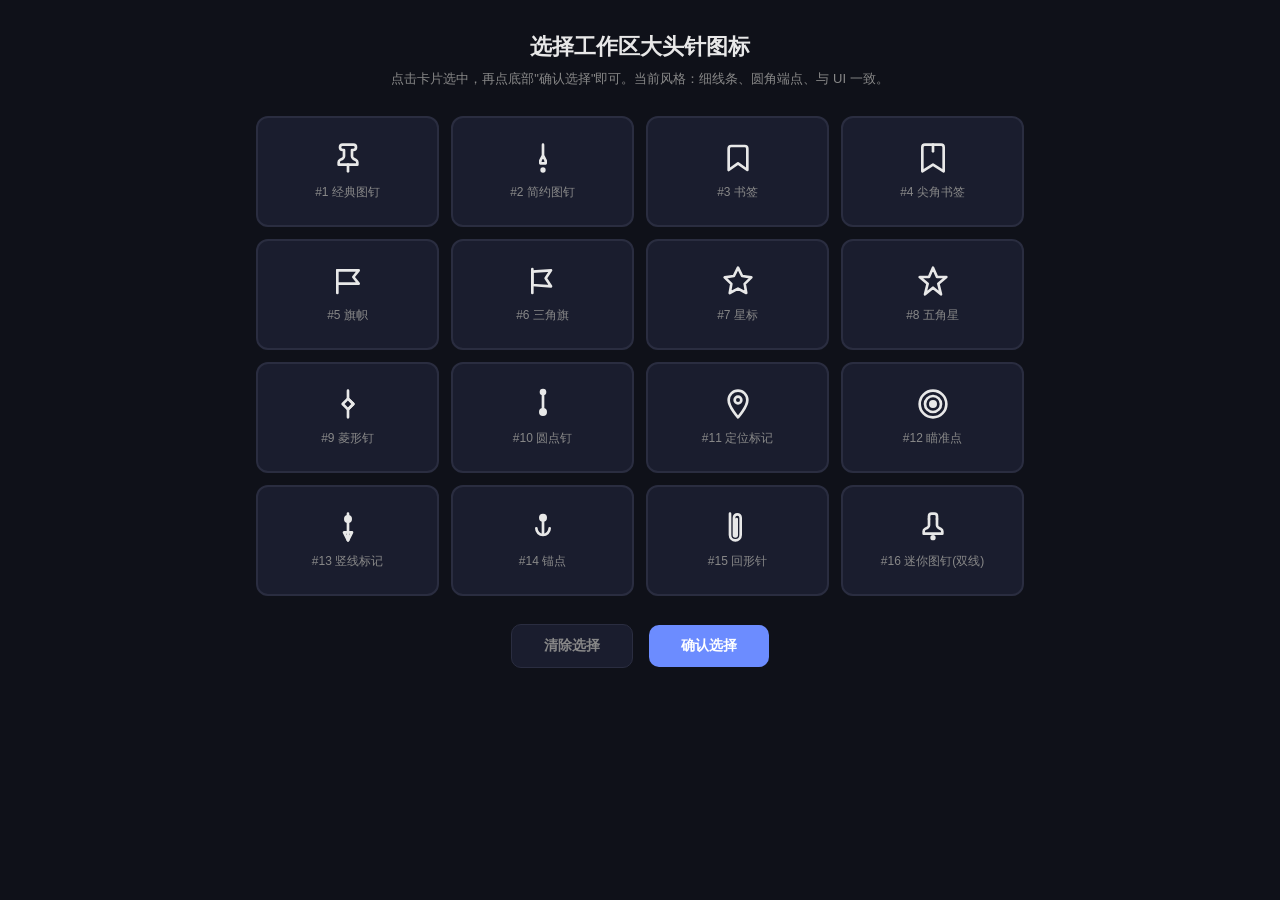
<file: pin-picker.html>
<!DOCTYPE html>
<html lang="zh-CN">
<head>
<meta charset="UTF-8">
<meta name="viewport" content="width=device-width, initial-scale=1.0">
<title>大头针图标选择</title>
<style>
:root {
    --bg: #0f1119;
    --surface: #1a1d2e;
    --border: #2a2d40;
    --text: #e8e8e8;
    --text-secondary: #888;
    --accent: #6c8cff;
    --accent-dim: rgba(108,140,255,0.15);
    --radius: 12px;
    --radius-sm: 8px;
    --font: -apple-system, BlinkMacSystemFont, "Segoe UI", "PingFang SC", "Microsoft YaHei", sans-serif;
}
*, *::before, *::after { box-sizing: border-box; margin: 0; padding: 0; }
body {
    background: var(--bg); color: var(--text);
    font-family: var(--font); padding: 32px 16px;
    max-width: 800px; margin: 0 auto;
}
h1 { text-align: center; margin-bottom: 8px; font-size: 22px; }
.subtitle { text-align: center; color: var(--text-secondary); font-size: 13px; margin-bottom: 28px; }
.grid {
    display: grid; grid-template-columns: repeat(4, 1fr);
    gap: 12px;
}
@media (max-width: 500px) { .grid { grid-template-columns: repeat(2, 1fr); } }
.card {
    background: var(--surface); border: 2px solid var(--border);
    border-radius: var(--radius); padding: 24px 16px;
    display: flex; flex-direction: column; align-items: center; gap: 10px;
    cursor: pointer; transition: all 0.2s;
}
.card:hover { border-color: var(--accent); background: var(--accent-dim); }
.card.selected { border-color: var(--accent); box-shadow: 0 0 0 2px var(--accent-dim); }
.card svg { stroke: var(--text); transition: stroke 0.15s; }
.card.selected svg { stroke: var(--accent); }
.card .label { font-size: 12px; color: var(--text-secondary); }
.card.selected .label { color: var(--accent); }
.actions { text-align: center; margin-top: 28px; }
.actions button {
    padding: 12px 32px; border-radius: 10px; border: none;
    font-size: 14px; font-weight: 600; cursor: pointer; font-family: var(--font);
}
.btn-confirm { background: var(--accent); color: #fff; }
.btn-reset { background: var(--surface); color: var(--text-secondary); border: 1px solid var(--border) !important; margin-right: 12px; }
.result {
    margin-top: 24px; padding: 16px; background: var(--surface);
    border: 1px solid var(--border); border-radius: var(--radius-sm);
    text-align: center; font-size: 13px; color: var(--text-secondary);
}
.result code {
    background: var(--bg); padding: 4px 10px; border-radius: 4px;
    font-size: 12px; color: var(--accent); display: inline-block; margin: 6px 0;
}
</style>
</head>
<body>

<h1>选择工作区大头针图标</h1>
<p class="subtitle">点击卡片选中，再点底部"确认选择"即可。当前风格：细线条、圆角端点、与 UI 一致。</p>

<div class="grid" id="grid"></div>

<div class="actions">
    <button class="btn-reset" onclick="resetSelection()">清除选择</button>
    <button class="btn-confirm" onclick="confirmSelection()">确认选择</button>
</div>

<div class="result" id="result" style="display:none;"></div>

<script>
const ICONS = [
    { id: 1,  label: '经典图钉',        paths: '<line x1="12" y1="17" x2="12" y2="22"/><path d="M5 17h14v-1.76a2 2 0 0 0-1.11-1.79l-1.78-.9A2 2 0 0 1 15 10.76V6h1a2 2 0 0 0 0-4H8a2 2 0 0 0 0 4h1v4.76a2 2 0 0 1-1.11 1.79l-1.78.9A2 2 0 0 0 5 15.24Z"/>' },
    { id: 2,  label: '简约图钉',        paths: '<path d="M12 2v8l-2 4v2h4v-2l-2-4V2"/><circle cx="12" cy="21" r="1" fill="currentColor"/>' },
    { id: 3,  label: '书签',           paths: '<path d="M19 21l-7-5-7 5V5a2 2 0 0 1 2-2h10a2 2 0 0 1 2 2z"/>' },
    { id: 4,  label: '尖角书签',       paths: '<path d="M18 2H6a2 2 0 0 0-2 2v18l8-5 8 5V4a2 2 0 0 0-2-2z"/><line x1="12" y1="2" x2="12" y2="7"/>' },
    { id: 5,  label: '旗帜',           paths: '<path d="M4 21V4"/><path d="M4 4h16l-4 5 4 5H4"/>' },
    { id: 6,  label: '三角旗',         paths: '<line x1="4" y1="21" x2="4" y2="3"/><polygon points="4,5 18,4 14,10 18,16 4,15"/>' },
    { id: 7,  label: '星标',           paths: '<polygon points="12 2 15.09 8.26 22 9.27 17 14.14 18.18 21.02 12 17.77 5.82 21.02 7 14.14 2 9.27 8.91 8.26 12 2"/>' },
    { id: 8,  label: '五角星',         paths: '<polygon points="12 2 15 9 22 9 16 14 18 22 12 17 6 22 8 14 2 9 9 9"/>' },
    { id: 9,  label: '菱形钉',         paths: '<path d="M12 2v6l4 4-4 4v6"/><polygon points="8,12 12,8 16,12 12,16"/>' },
    { id: 10, label: '圆点钉',         paths: '<line x1="12" y1="3" x2="12" y2="16"/><circle cx="12" cy="18" r="2" fill="currentColor"/><circle cx="12" cy="3" r="1.5" fill="currentColor"/>' },
    { id: 11, label: '定位标记',        paths: '<path d="M12 2C8.13 2 5 5.13 5 9c0 5.25 7 13 7 13s7-7.75 7-13c0-3.87-3.13-7-7-7z"/><circle cx="12" cy="9" r="2.5"/>' },
    { id: 12, label: '瞄准点',         paths: '<circle cx="12" cy="12" r="10"/><circle cx="12" cy="12" r="6"/><circle cx="12" cy="12" r="2" fill="currentColor"/>' },
    { id: 13, label: '竖线标记',        paths: '<line x1="12" y1="2" x2="12" y2="22"/><circle cx="12" cy="6" r="2" fill="currentColor"/><polygon points="12,22 9,16 15,16"/>' },
    { id: 14, label: '锚点',           paths: '<circle cx="12" cy="5" r="2" fill="currentColor"/><line x1="12" y1="7" x2="12" y2="17"/><path d="M7 13a5 5 0 0 0 10 0"/>' },
    { id: 15, label: '回形针',         paths: '<path d="M6 2v16a4 4 0 0 0 8 0V5a2.5 2.5 0 0 0-5 0v13a1 1 0 0 0 2 0V6"/>' },
    { id: 16, label: '迷你图钉(双线)',  paths: '<path d="M15 6V4a2 2 0 0 0-2-2h-2a2 2 0 0 0-2 2v2"/><path d="M9 6v4.76a2 2 0 0 1-1.11 1.79l-1.78.9A2 2 0 0 0 5 15.24V17h14v-1.76a2 2 0 0 0-1.11-1.79l-1.78-.9A2 2 0 0 1 15 10.76V6"/><circle cx="12" cy="20" r="1" fill="currentColor"/>' },
];

let selectedId = null;

function makeSvg(id, paths, size) {
    return `<svg width="${size}" height="${size}" viewBox="0 0 24 24" fill="none" stroke="currentColor" stroke-width="2" stroke-linecap="round" stroke-linejoin="round">${paths}</svg>`;
}

function renderGrid() {
    const grid = document.getElementById('grid');
    grid.innerHTML = '';
    ICONS.forEach(icon => {
        const card = document.createElement('div');
        card.className = 'card' + (selectedId === icon.id ? ' selected' : '');
        card.innerHTML = makeSvg(icon.id, icon.paths, 32) + `<span class="label">#${icon.id} ${icon.label}</span>`;
        card.addEventListener('click', () => {
            selectedId = icon.id;
            renderGrid();
        });
        grid.appendChild(card);
    });
}

function resetSelection() {
    selectedId = null;
    document.getElementById('result').style.display = 'none';
    renderGrid();
}

function confirmSelection() {
    if (!selectedId) return;
    const icon = ICONS.find(i => i.id === selectedId);
    const svgCode = makeSvg(icon.id, icon.paths, 14).replace(/"/g, "'");
    const pinIconConst = `const PIN_ICON = '${svgCode}';`;

    document.getElementById('result').style.display = 'block';
    document.getElementById('result').innerHTML = `
        <p>已选择 <strong>#${icon.id} ${icon.label}</strong></p>
        <p style="margin-top:8px;">将此行替换 <code>workspaces.js</code> 中的 PIN_ICON：</p>
        <code style="word-break:break-all;text-align:left;white-space:pre-wrap;max-width:100%;overflow-x:auto;">${pinIconConst}</code>
    `;
}

renderGrid();
</script>
</body>
</html>
</file>
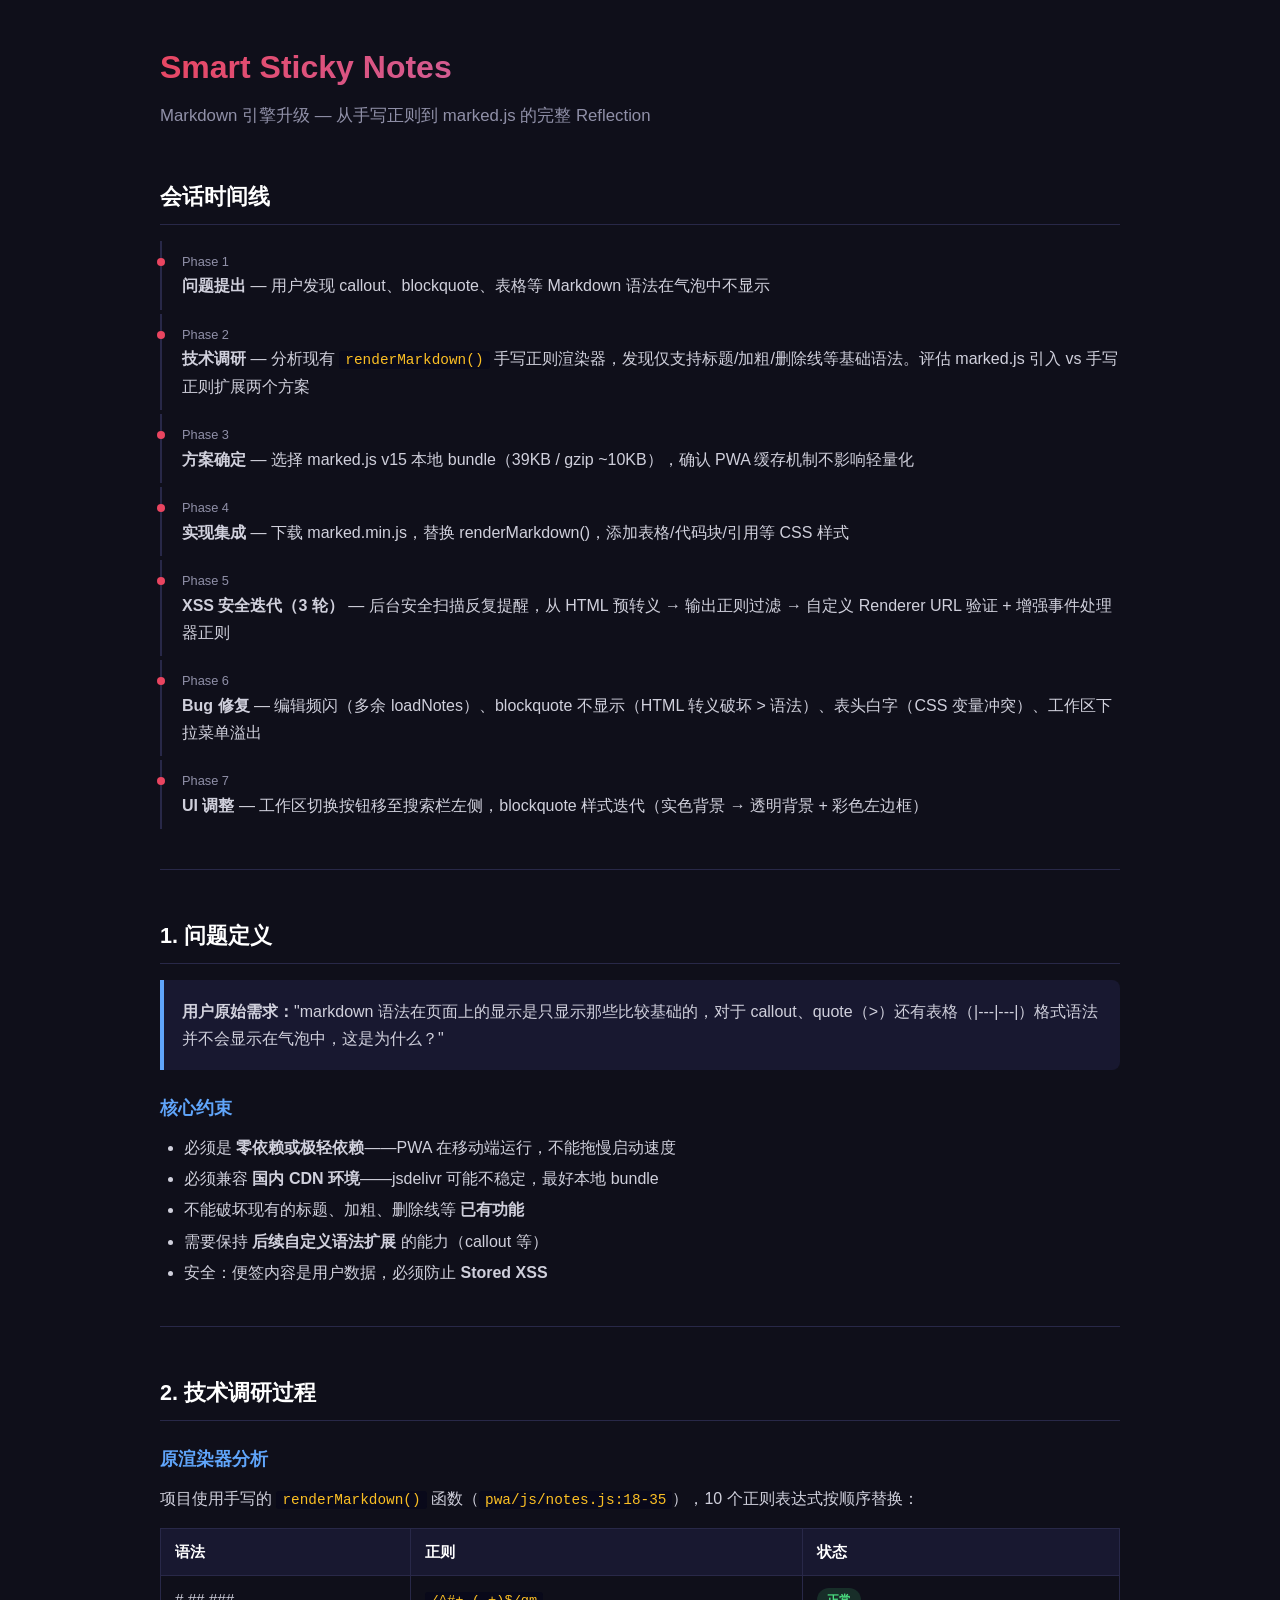
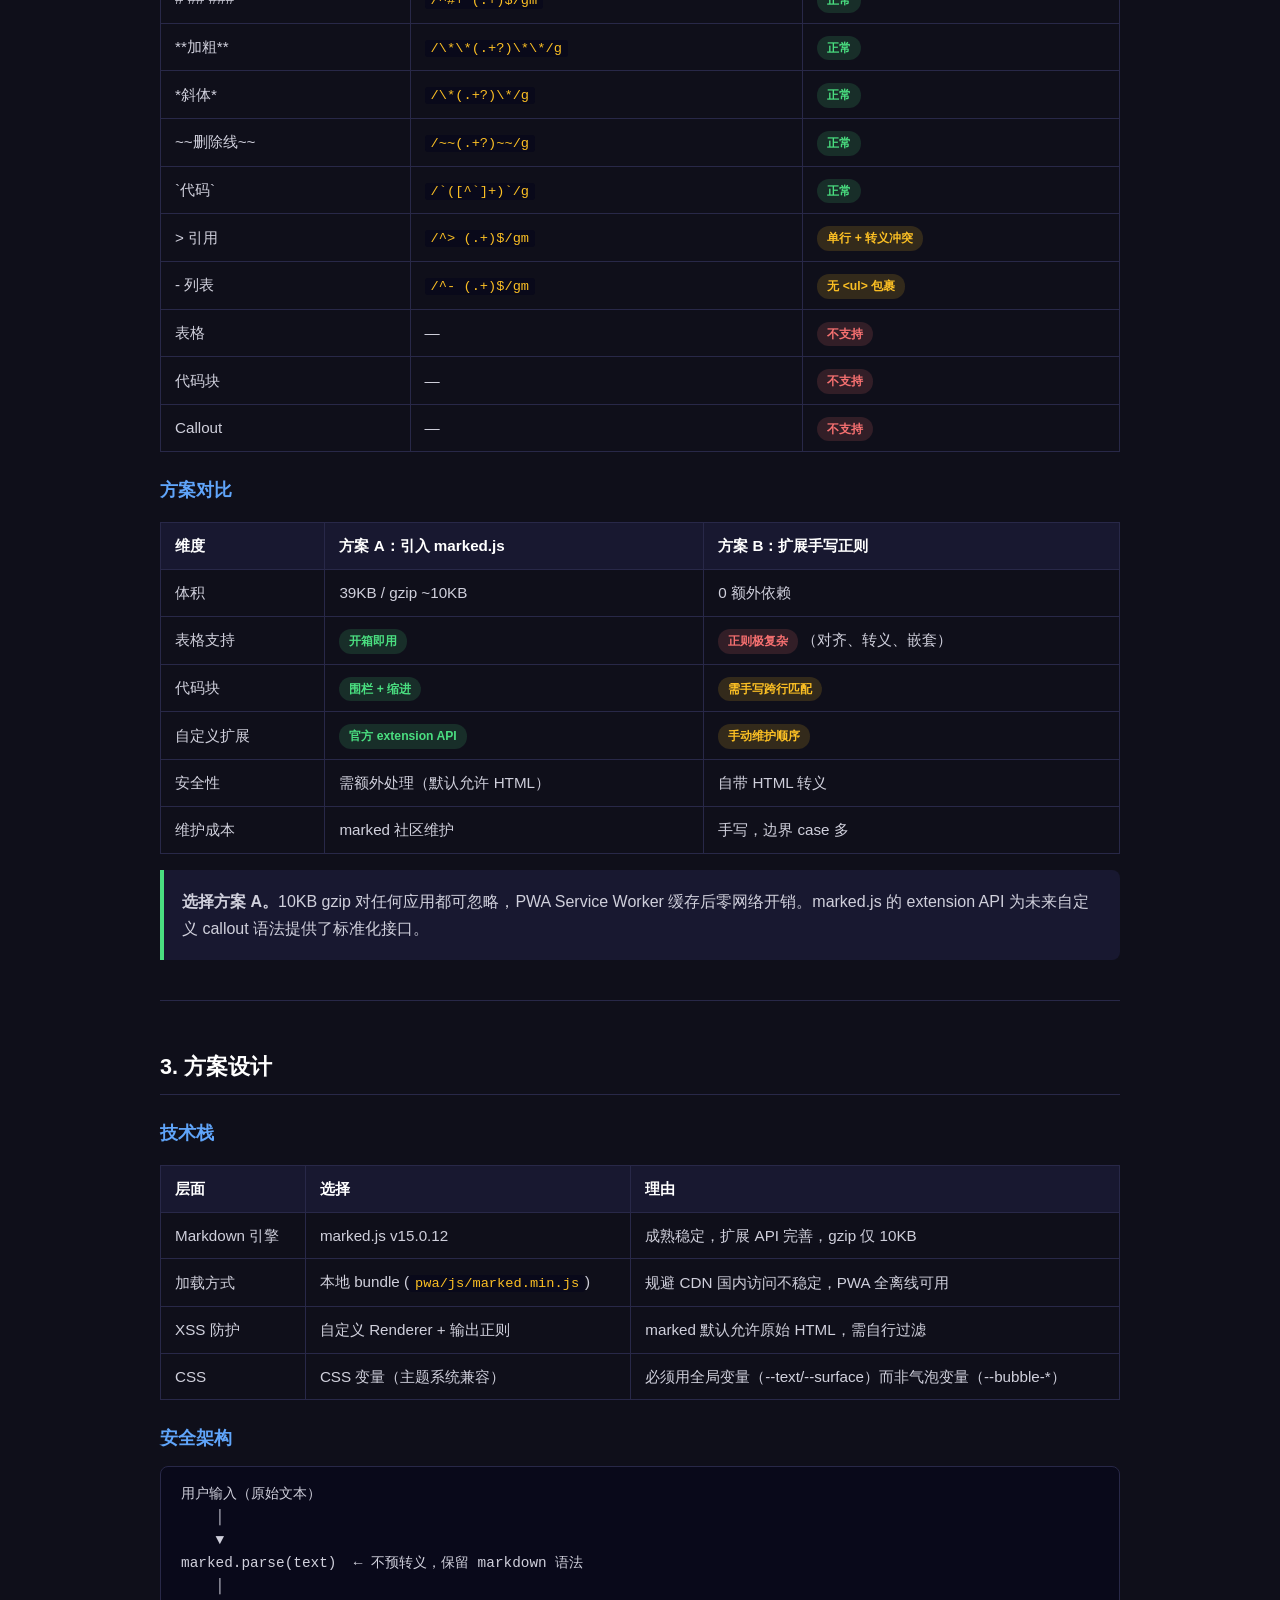
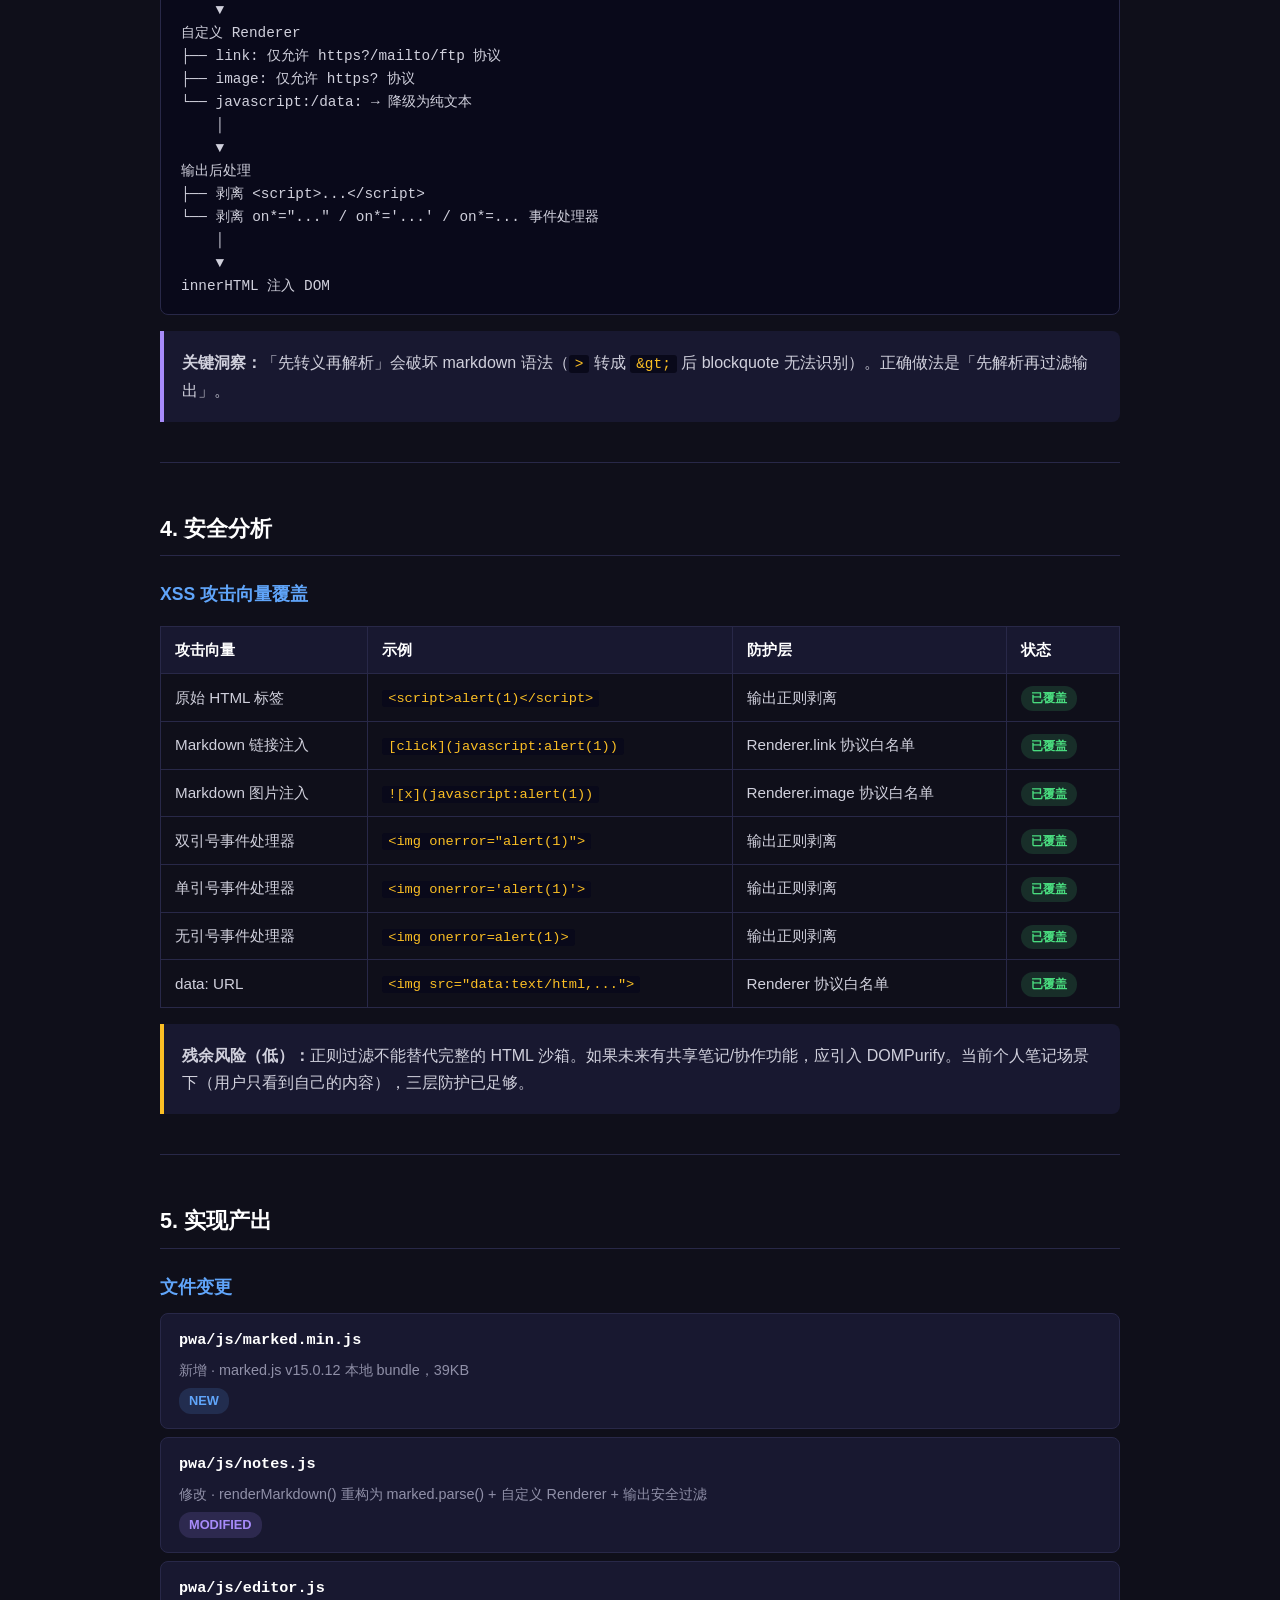
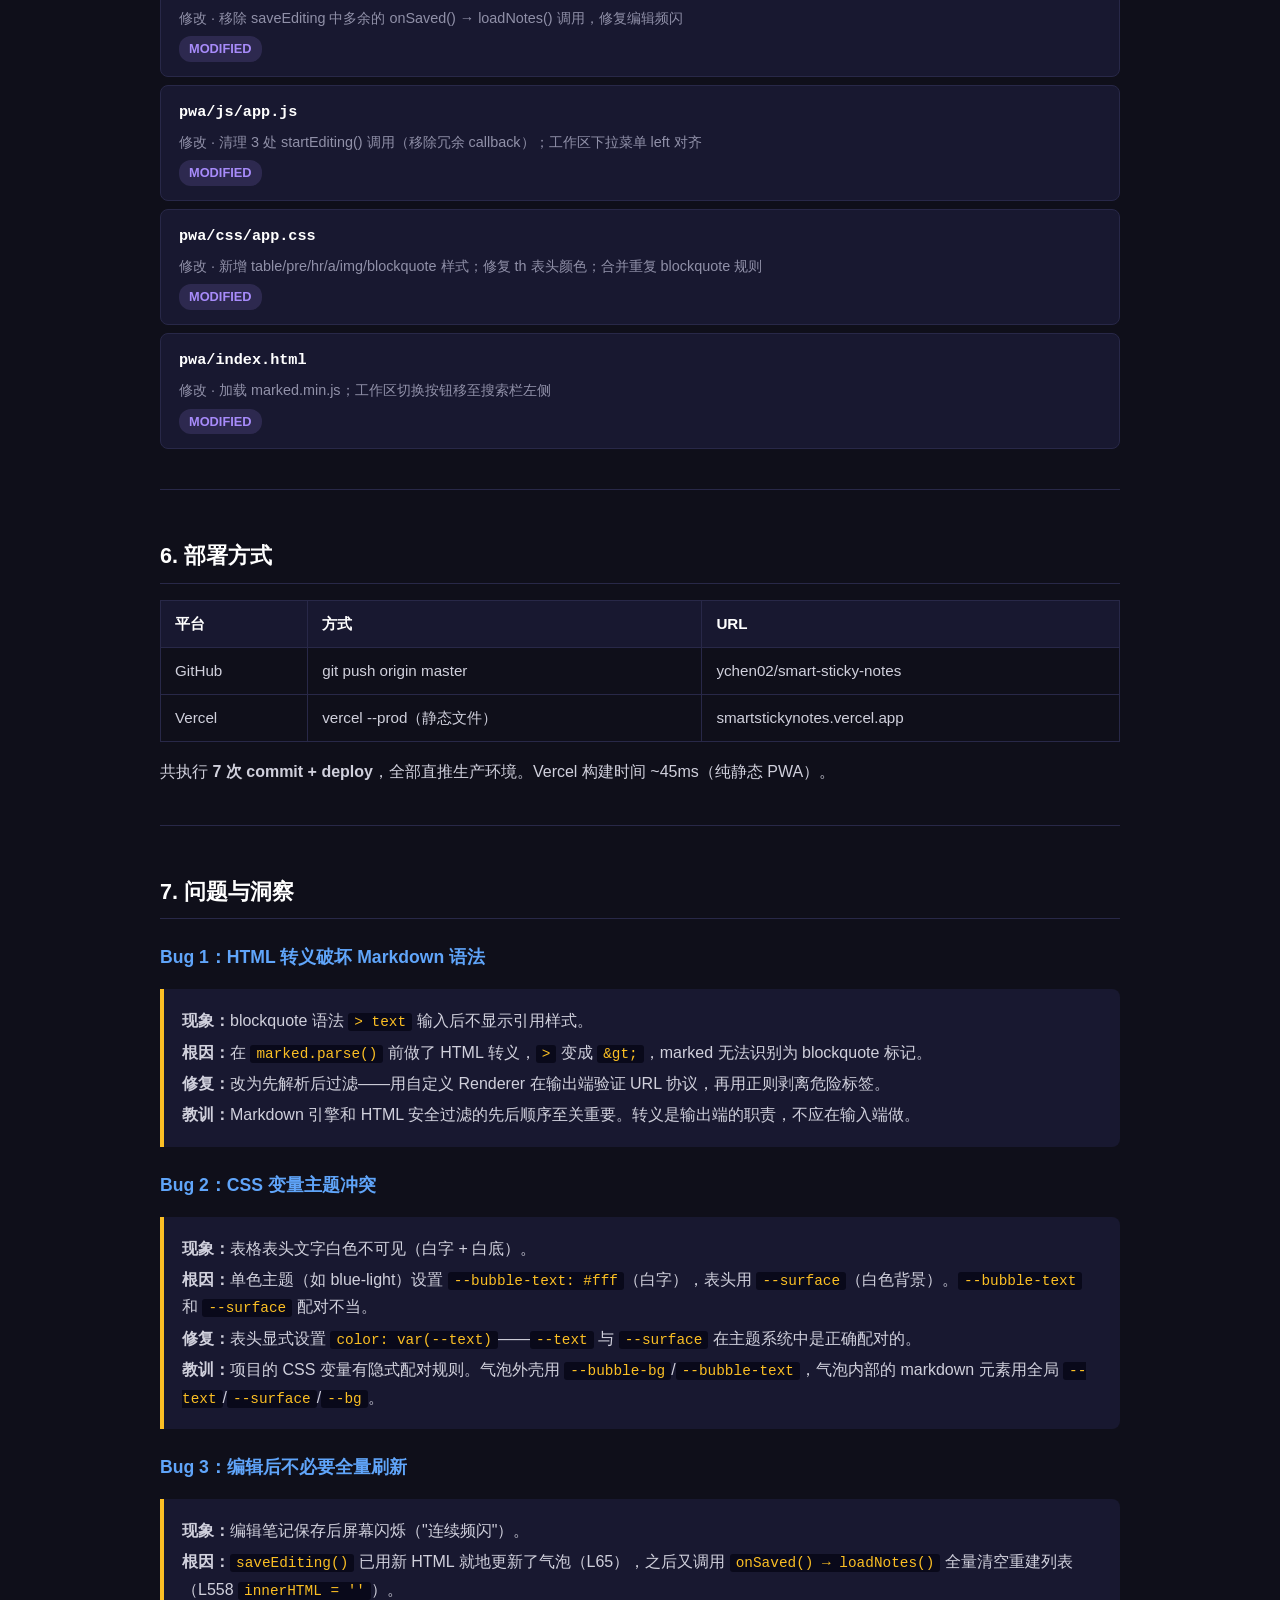
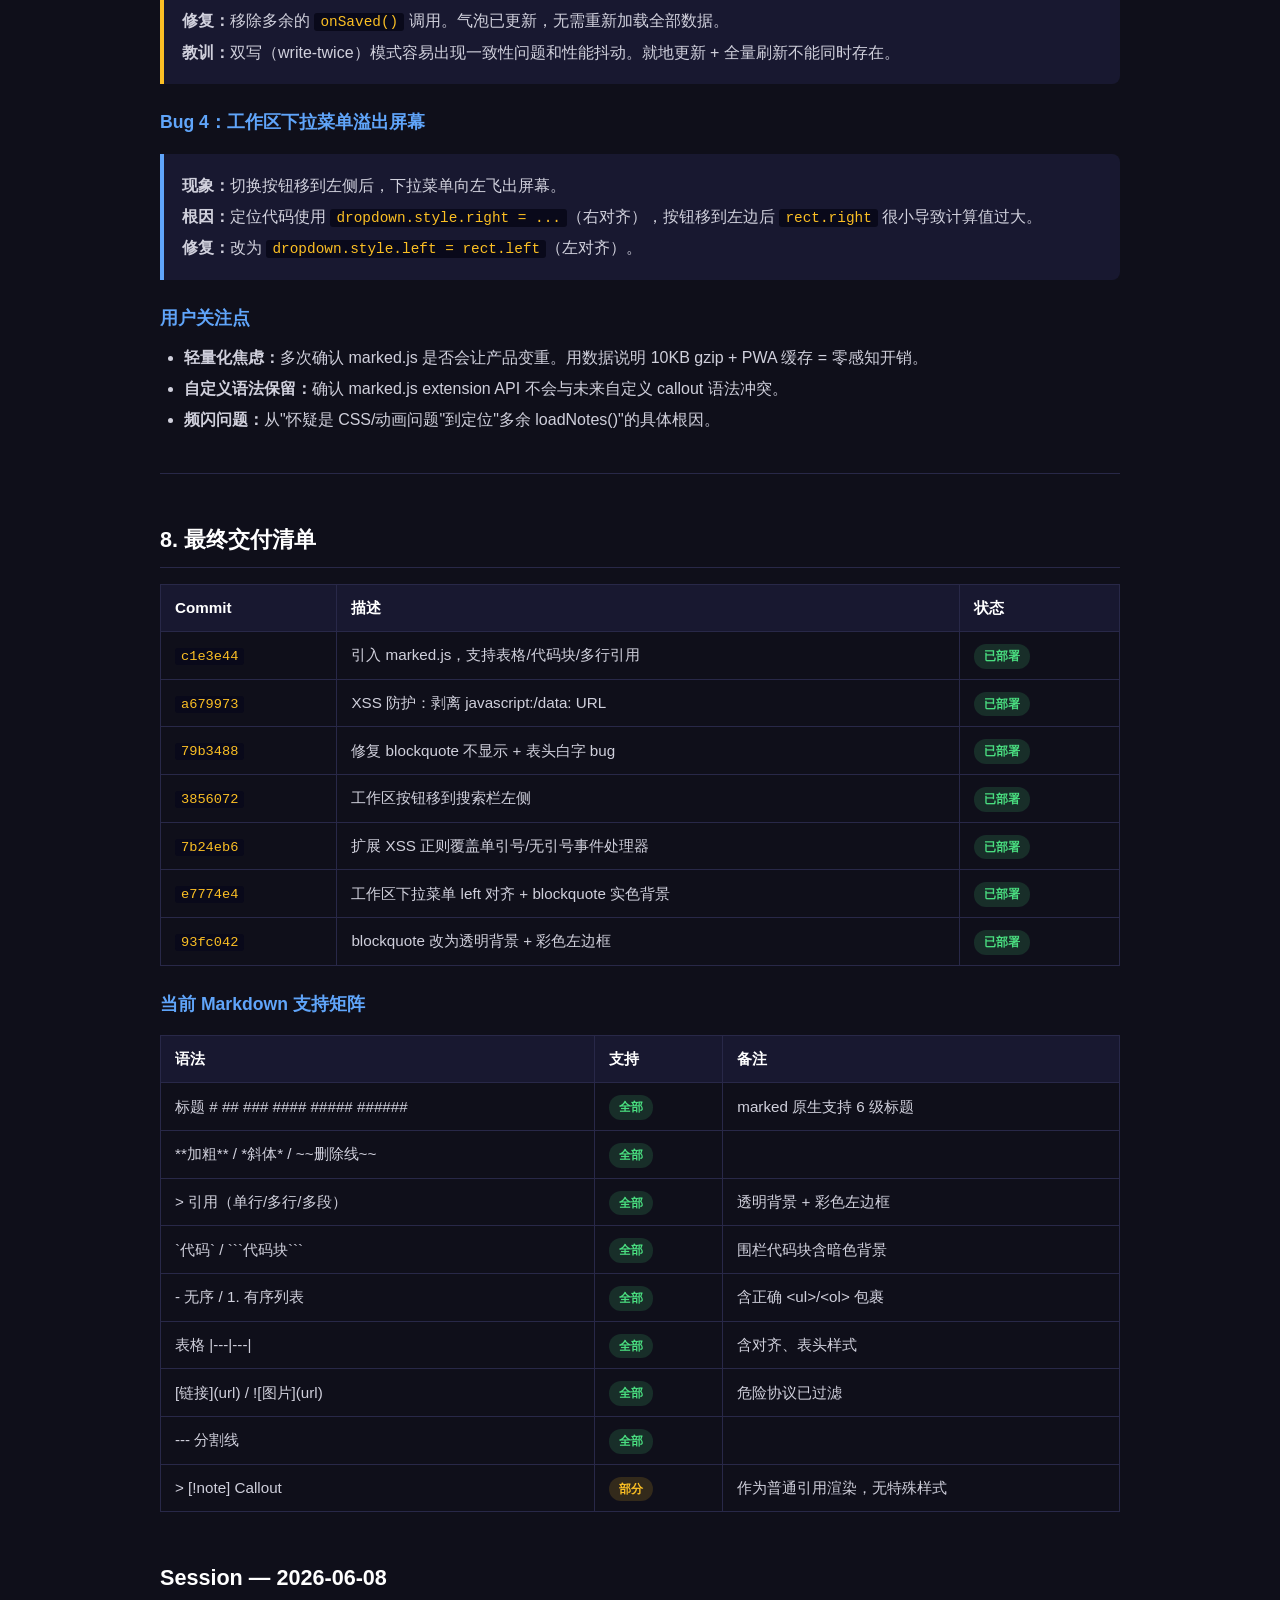
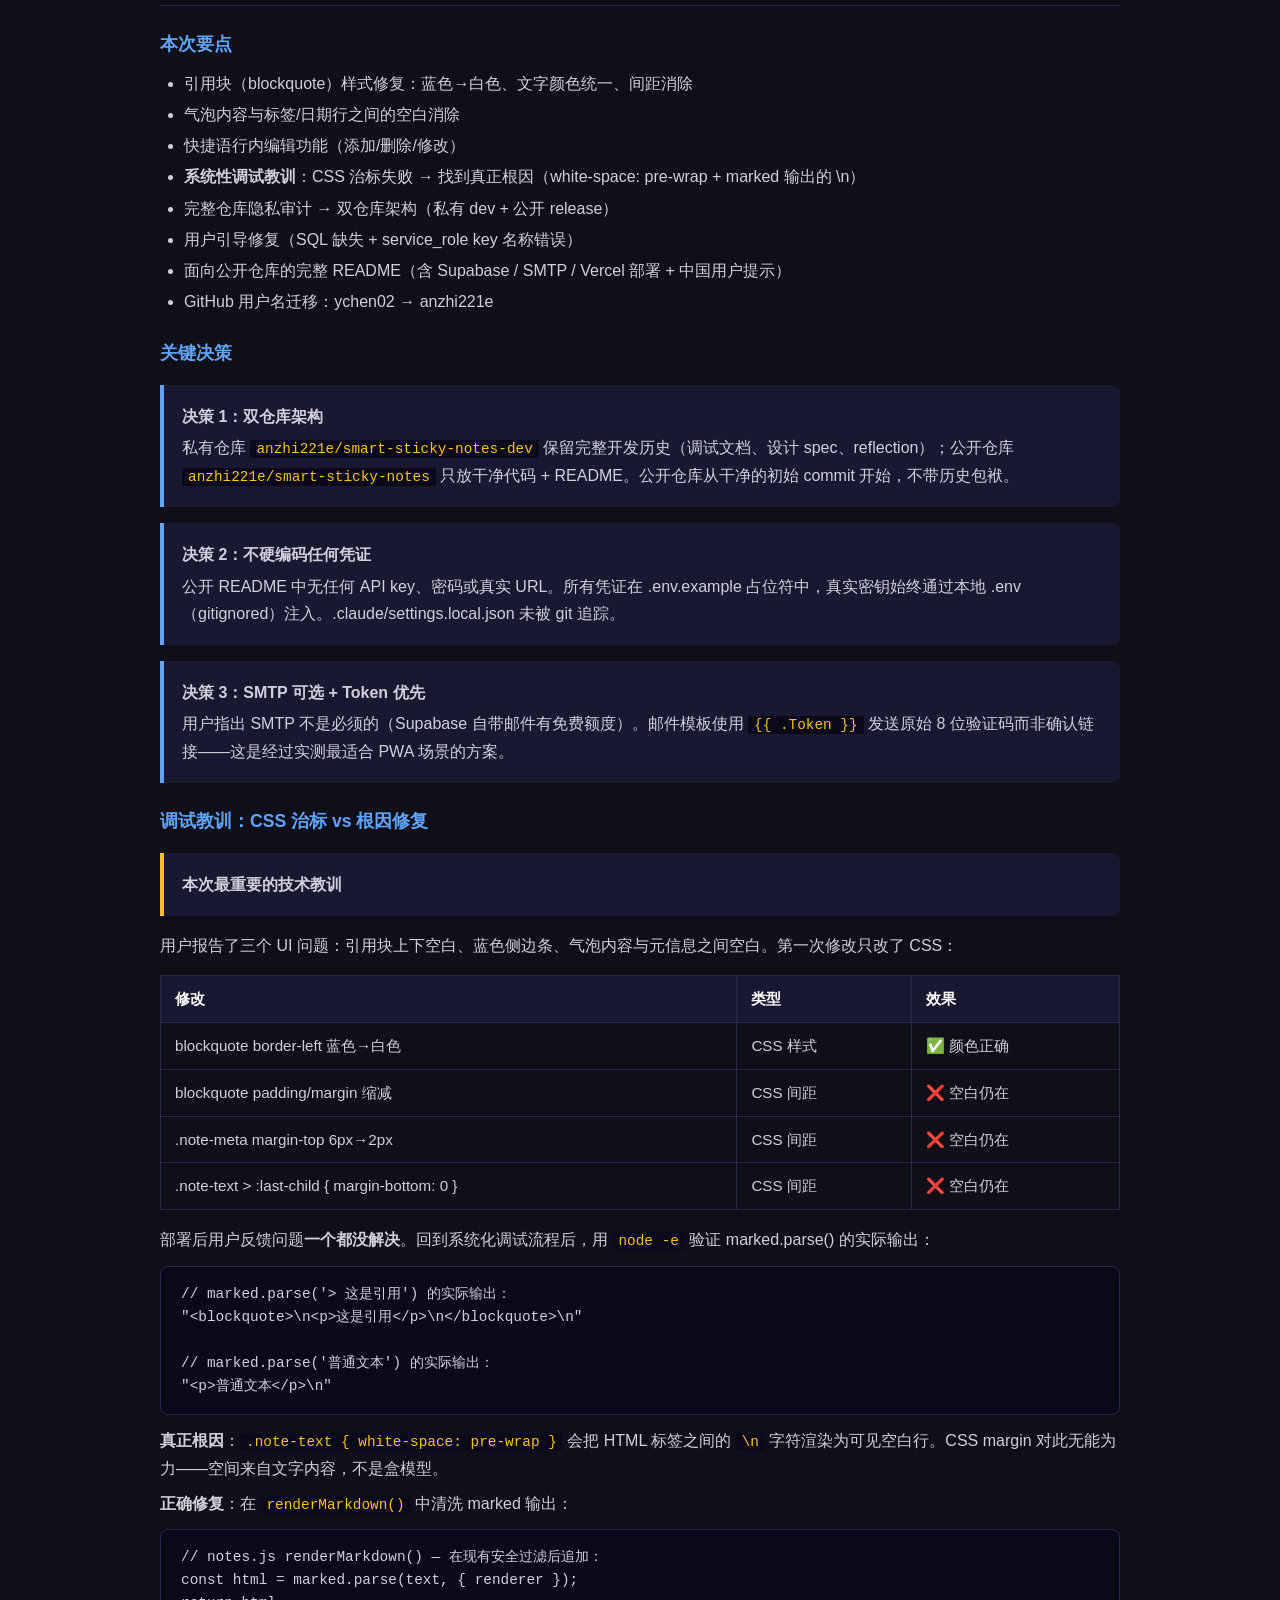
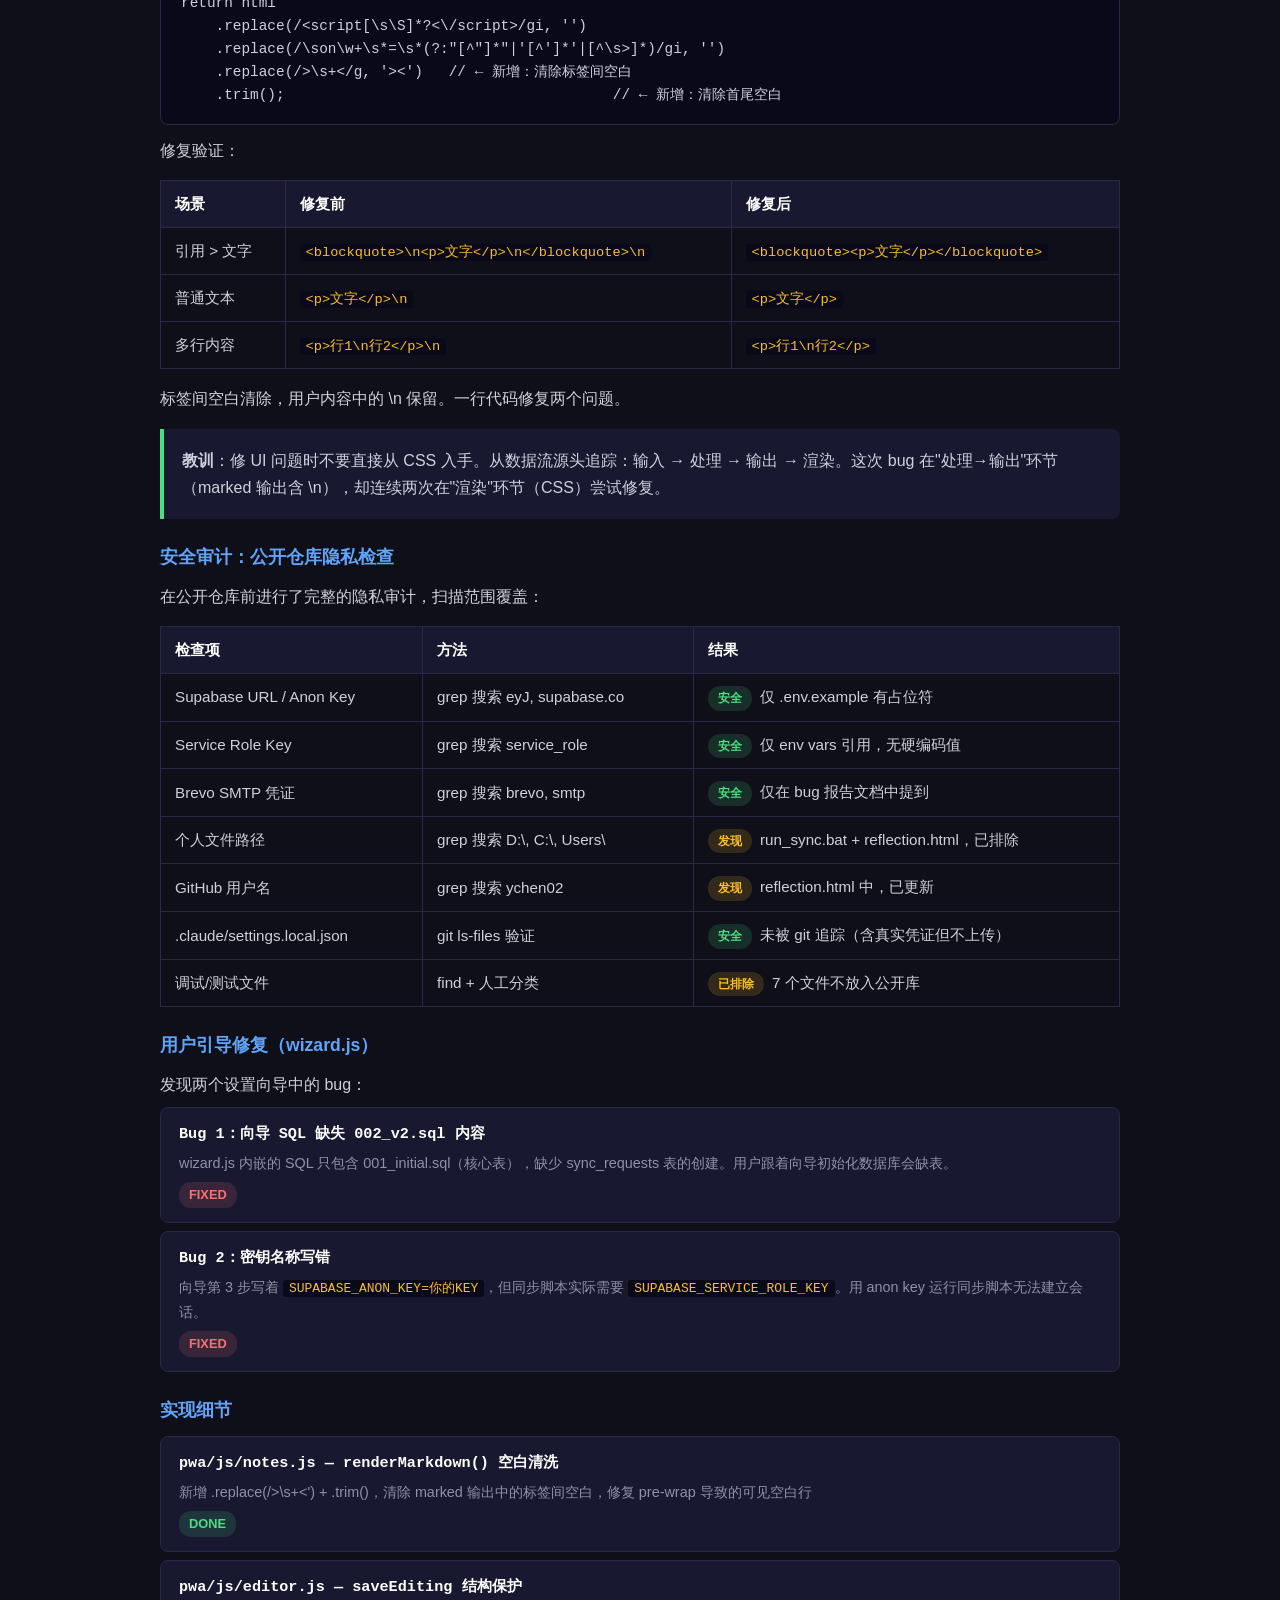
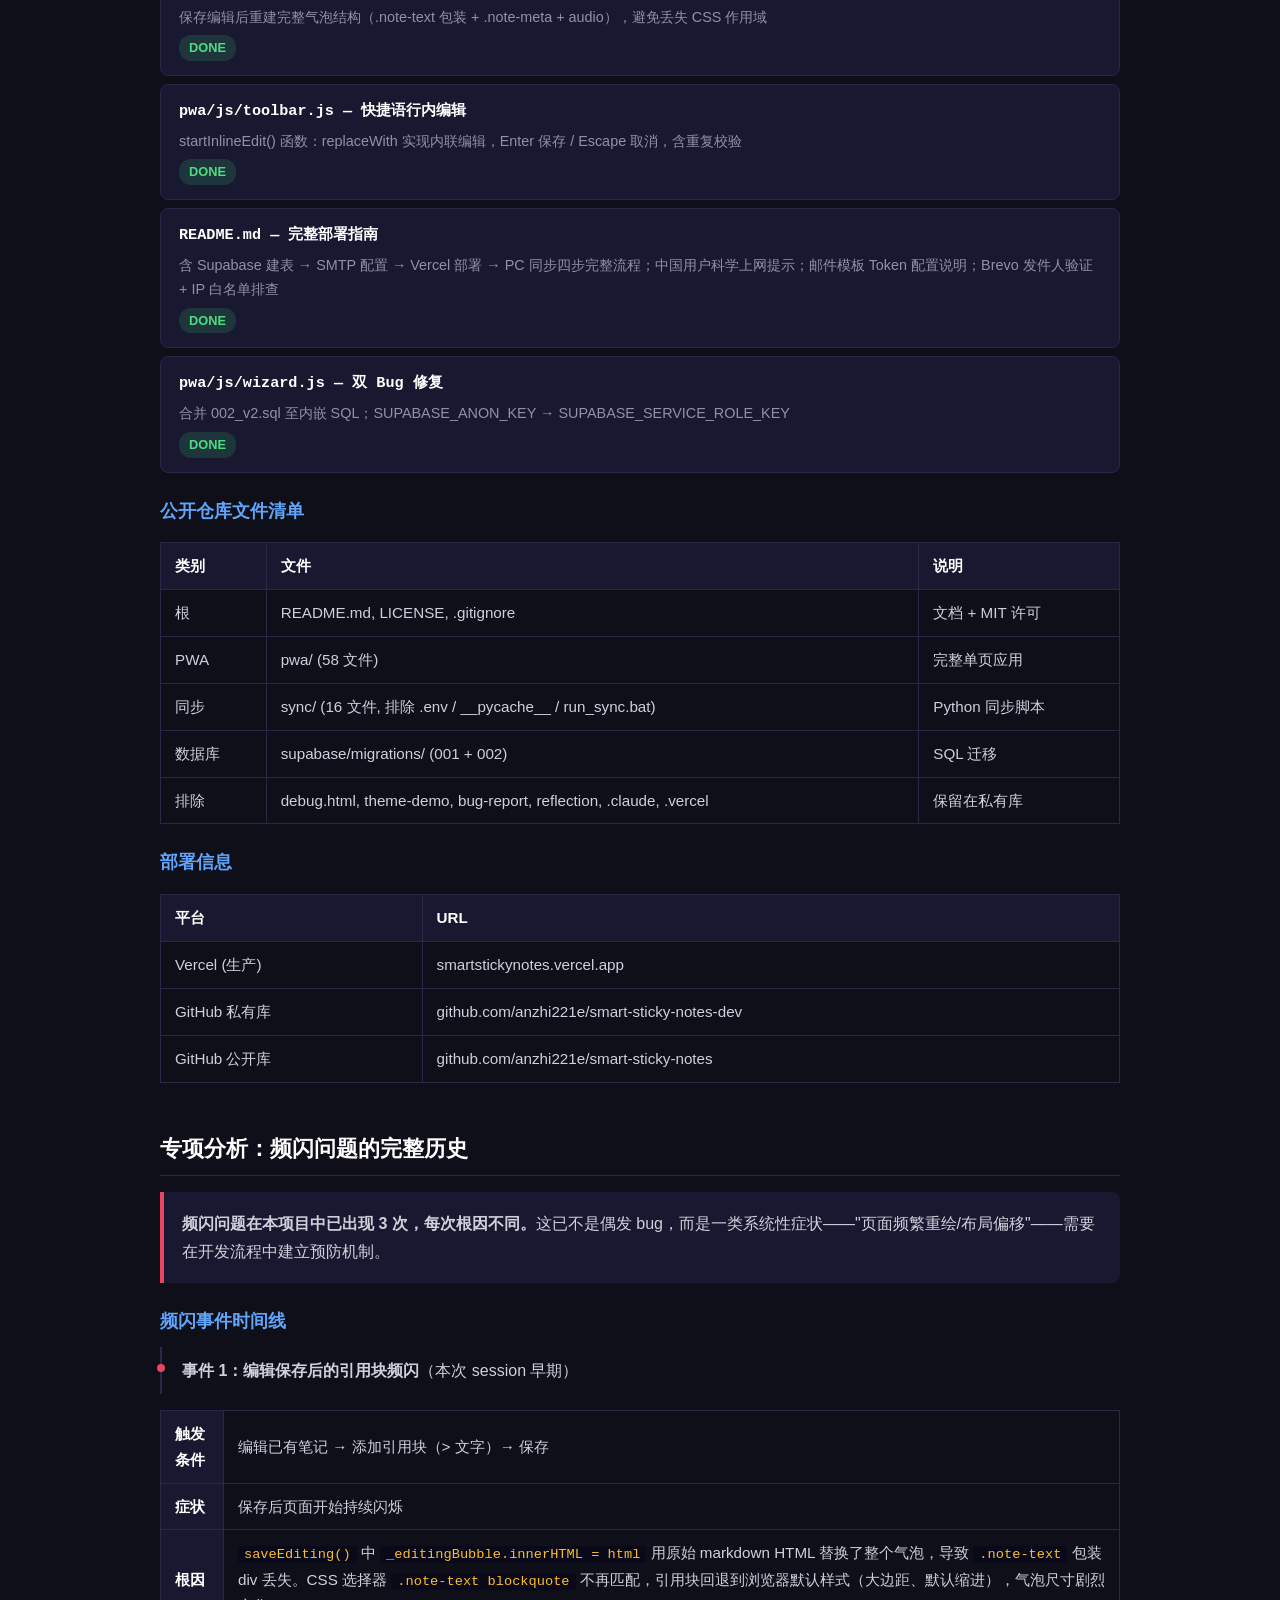
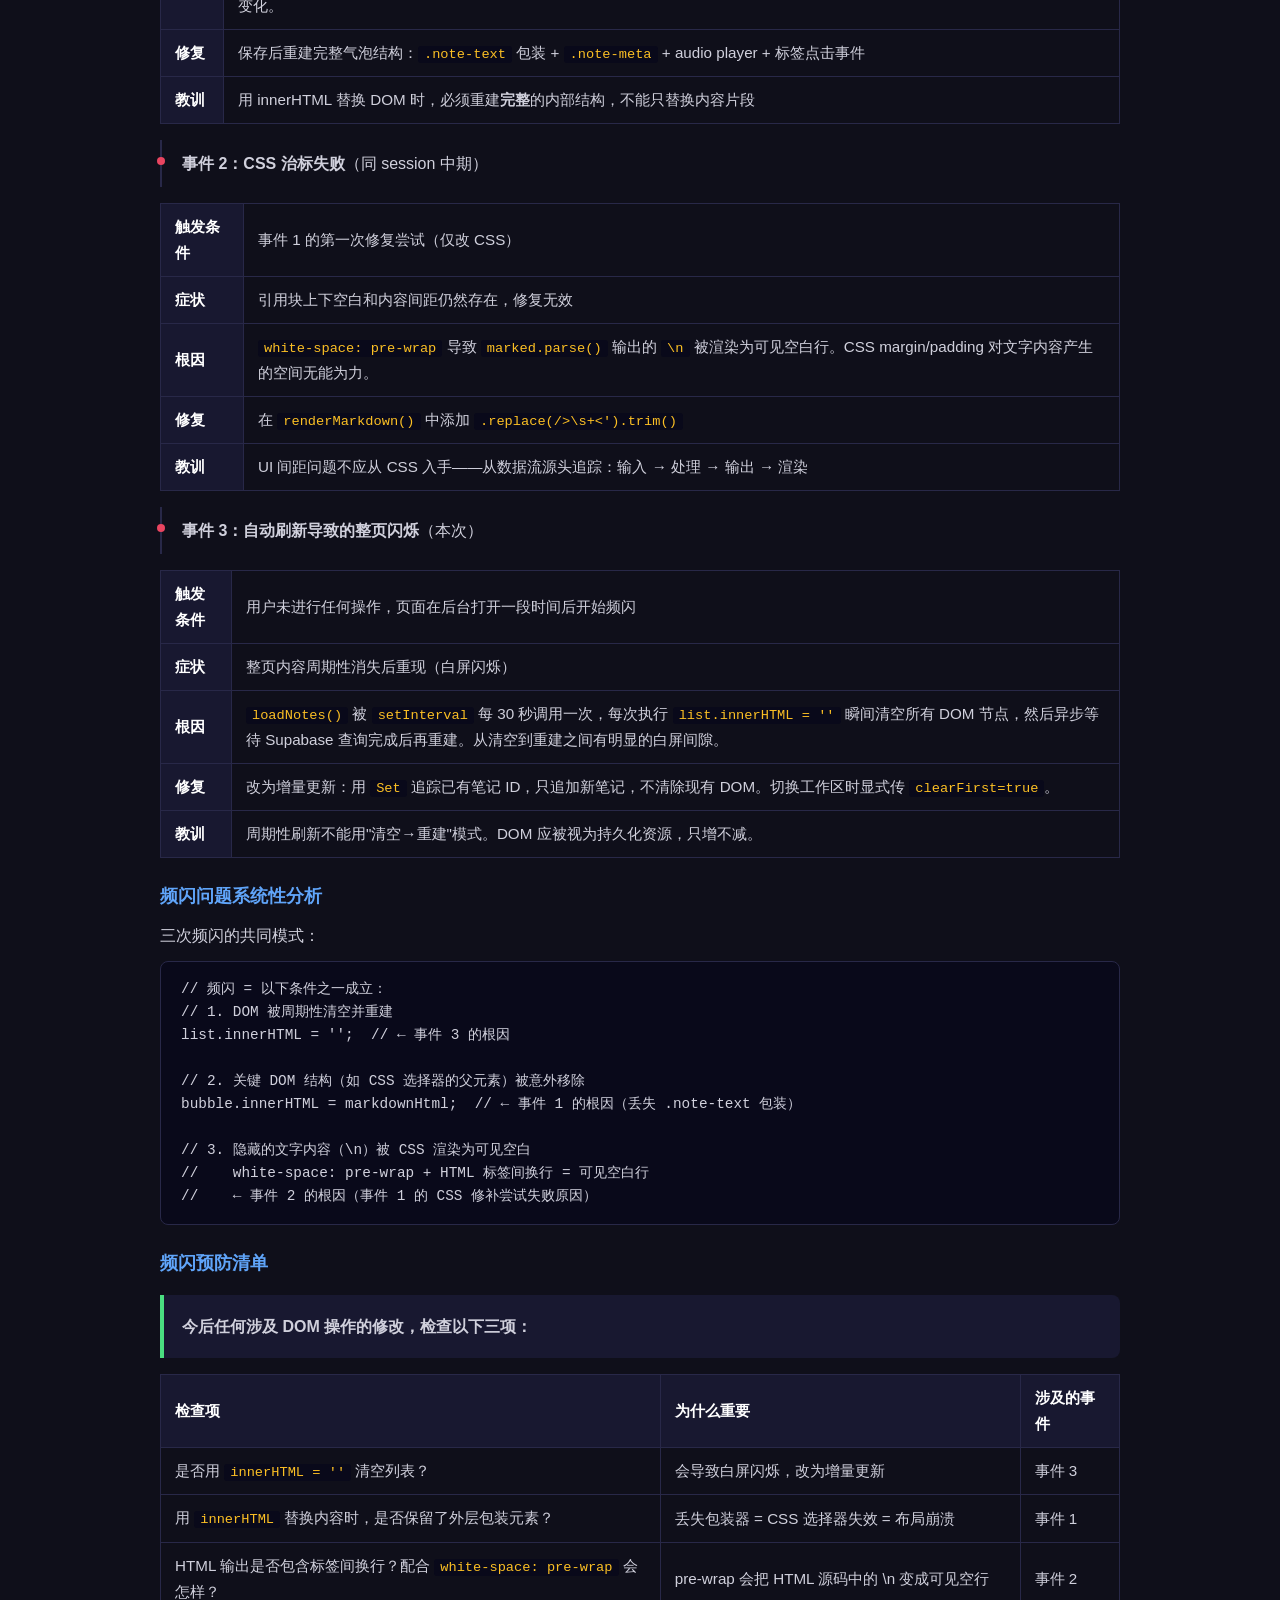
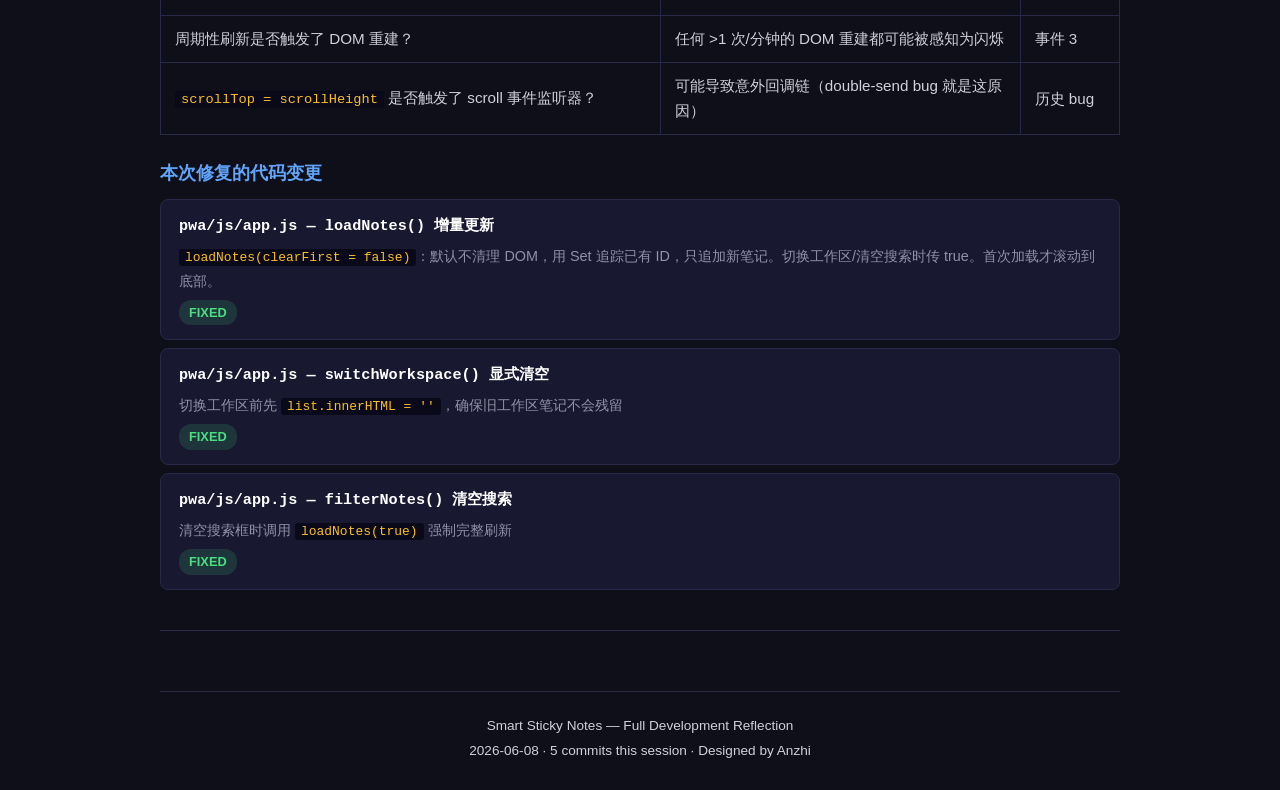
<file: smart_sticky_notes_reflection.html>
<!DOCTYPE html>
<html lang="zh-CN">
<head>
<meta charset="UTF-8">
<meta name="viewport" content="width=device-width, initial-scale=1.0">
<title>Smart Sticky Notes — Markdown 引擎升级 Reflection</title>
<style>
:root {
  --bg: #0f0f1a;
  --card: #181830;
  --accent: #e94560;
  --text: #d0d0dc;
  --text-secondary: #9090a8;
  --border: #282848;
  --code-bg: #09091a;
  --green: #4ade80;
  --yellow: #fbbf24;
  --red: #f87171;
  --blue: #60a5fa;
  --purple: #a78bfa;
}
*,*::before,*::after{box-sizing:border-box;margin:0;padding:0}
body{background:var(--bg);color:var(--text);font-family:"Segoe UI","PingFang SC","Microsoft YaHei",sans-serif;line-height:1.7;padding:40px 20px}
.container{max-width:960px;margin:0 auto}
h1{font-size:2em;margin-bottom:4px;background:linear-gradient(135deg,var(--accent),var(--purple));-webkit-background-clip:text;-webkit-text-fill-color:transparent;background-clip:text}
.subtitle{color:var(--text-secondary);font-size:1.05em;margin-bottom:40px}
h2{font-size:1.35em;margin:48px 0 16px;padding-bottom:8px;border-bottom:1px solid var(--border);color:#fff}
h3{font-size:1.1em;margin:24px 0 10px;color:var(--blue)}
p{margin:8px 0;color:var(--text)}
ul,ol{padding-left:24px;margin:8px 0}
li{margin:4px 0;color:var(--text)}
a{color:var(--accent)}
table{width:100%;border-collapse:collapse;margin:16px 0;font-size:0.95em}
th,td{border:1px solid var(--border);padding:10px 14px;text-align:left}
th{background:var(--card);font-weight:600;color:#fff}
td{color:var(--text)}
code{font-family:"Cascadia Code","Fira Code","JetBrains Mono",monospace;font-size:0.9em;background:var(--code-bg);padding:1px 6px;border-radius:3px;color:var(--yellow)}
pre{background:var(--code-bg);border:1px solid var(--border);border-radius:8px;padding:16px 20px;overflow-x:auto;margin:12px 0;line-height:1.6}
pre code{background:none;padding:0;color:var(--text)}

.highlight-box{border-left:4px solid var(--accent);background:var(--card);padding:14px 18px;margin:16px 0;border-radius:0 8px 8px 0}
.highlight-box.green{border-left-color:var(--green)}
.highlight-box.yellow{border-left-color:var(--yellow)}
.highlight-box.blue{border-left-color:var(--blue)}
.highlight-box.purple{border-left-color:var(--purple)}
.highlight-box p{margin:4px 0}

.tag{display:inline-block;padding:2px 10px;border-radius:12px;font-size:0.8em;font-weight:600;margin-right:4px}
.tag.green{background:rgba(74,222,128,0.15);color:var(--green)}
.tag.red{background:rgba(248,113,113,0.15);color:var(--red)}
.tag.blue{background:rgba(96,165,250,0.15);color:var(--blue)}
.tag.yellow{background:rgba(251,191,36,0.15);color:var(--yellow)}
.tag.purple{background:rgba(167,139,250,0.15);color:var(--purple)}

.two-col{display:grid;grid-template-columns:1fr 1fr;gap:16px;margin:12px 0}
@media(max-width:640px){.two-col{grid-template-columns:1fr}}

.file-card{background:var(--card);border:1px solid var(--border);border-radius:8px;padding:14px 18px;margin:8px 0}
.file-card .name{font-weight:600;color:#fff;font-family:"Cascadia Code","Fira Code","JetBrains Mono",monospace;font-size:0.95em}
.file-card .desc{color:var(--text-secondary);font-size:0.9em;margin-top:4px}
.file-card .tag{margin-top:6px}

.timeline-item{border-left:2px solid var(--border);padding:10px 0 10px 20px;margin:4px 0;position:relative}
.timeline-item::before{content:'';position:absolute;left:-5px;top:17px;width:8px;height:8px;border-radius:50%;background:var(--accent)}
.timeline-item .time{font-size:0.8em;color:var(--text-secondary)}
.timeline-item .desc{color:var(--text)}

.divider{height:1px;background:var(--border);margin:40px 0}

.footer{text-align:center;color:var(--text-secondary);font-size:0.85em;margin-top:60px;padding-top:20px;border-top:1px solid var(--border)}
.footer p{margin:2px 0}
</style>
</head>
<body>
<div class="container">

<h1>Smart Sticky Notes</h1>
<p class="subtitle">Markdown 引擎升级 — 从手写正则到 marked.js 的完整 Reflection</p>

<h2>会话时间线</h2>

<div class="timeline-item">
  <div class="time">Phase 1</div>
  <div class="desc"><strong>问题提出</strong> — 用户发现 callout、blockquote、表格等 Markdown 语法在气泡中不显示</div>
</div>

<div class="timeline-item">
  <div class="time">Phase 2</div>
  <div class="desc"><strong>技术调研</strong> — 分析现有 <code>renderMarkdown()</code> 手写正则渲染器，发现仅支持标题/加粗/删除线等基础语法。评估 marked.js 引入 vs 手写正则扩展两个方案</div>
</div>

<div class="timeline-item">
  <div class="time">Phase 3</div>
  <div class="desc"><strong>方案确定</strong> — 选择 marked.js v15 本地 bundle（39KB / gzip ~10KB），确认 PWA 缓存机制不影响轻量化</div>
</div>

<div class="timeline-item">
  <div class="time">Phase 4</div>
  <div class="desc"><strong>实现集成</strong> — 下载 marked.min.js，替换 renderMarkdown()，添加表格/代码块/引用等 CSS 样式</div>
</div>

<div class="timeline-item">
  <div class="time">Phase 5</div>
  <div class="desc"><strong>XSS 安全迭代（3 轮）</strong> — 后台安全扫描反复提醒，从 HTML 预转义 → 输出正则过滤 → 自定义 Renderer URL 验证 + 增强事件处理器正则</div>
</div>

<div class="timeline-item">
  <div class="time">Phase 6</div>
  <div class="desc"><strong>Bug 修复</strong> — 编辑频闪（多余 loadNotes）、blockquote 不显示（HTML 转义破坏 > 语法）、表头白字（CSS 变量冲突）、工作区下拉菜单溢出</div>
</div>

<div class="timeline-item">
  <div class="time">Phase 7</div>
  <div class="desc"><strong>UI 调整</strong> — 工作区切换按钮移至搜索栏左侧，blockquote 样式迭代（实色背景 → 透明背景 + 彩色左边框）</div>
</div>

<div class="divider"></div>

<h2>1. 问题定义</h2>

<div class="highlight-box blue">
  <p><strong>用户原始需求：</strong>"markdown 语法在页面上的显示是只显示那些比较基础的，对于 callout、quote（>）还有表格（|---|---|）格式语法并不会显示在气泡中，这是为什么？"</p>
</div>

<h3>核心约束</h3>
<ul>
  <li>必须是 <strong>零依赖或极轻依赖</strong>——PWA 在移动端运行，不能拖慢启动速度</li>
  <li>必须兼容 <strong>国内 CDN 环境</strong>——jsdelivr 可能不稳定，最好本地 bundle</li>
  <li>不能破坏现有的标题、加粗、删除线等 <strong>已有功能</strong></li>
  <li>需要保持 <strong>后续自定义语法扩展</strong> 的能力（callout 等）</li>
  <li>安全：便签内容是用户数据，必须防止 <strong>Stored XSS</strong></li>
</ul>

<div class="divider"></div>

<h2>2. 技术调研过程</h2>

<h3>原渲染器分析</h3>
<p>项目使用手写的 <code>renderMarkdown()</code> 函数（<code>pwa/js/notes.js:18-35</code>），10 个正则表达式按顺序替换：</p>

<table>
  <tr><th>语法</th><th>正则</th><th>状态</th></tr>
  <tr><td># ## ###</td><td><code>/^#+ (.+)$/gm</code></td><td><span class="tag green">正常</span></td></tr>
  <tr><td>**加粗**</td><td><code>/\*\*(.+?)\*\*/g</code></td><td><span class="tag green">正常</span></td></tr>
  <tr><td>*斜体*</td><td><code>/\*(.+?)\*/g</code></td><td><span class="tag green">正常</span></td></tr>
  <tr><td>~~删除线~~</td><td><code>/~~(.+?)~~/g</code></td><td><span class="tag green">正常</span></td></tr>
  <tr><td>`代码`</td><td><code>/`([^`]+)`/g</code></td><td><span class="tag green">正常</span></td></tr>
  <tr><td>> 引用</td><td><code>/^> (.+)$/gm</code></td><td><span class="tag yellow">单行 + 转义冲突</span></td></tr>
  <tr><td>- 列表</td><td><code>/^- (.+)$/gm</code></td><td><span class="tag yellow">无 &lt;ul&gt; 包裹</span></td></tr>
  <tr><td>表格</td><td>—</td><td><span class="tag red">不支持</span></td></tr>
  <tr><td>代码块</td><td>—</td><td><span class="tag red">不支持</span></td></tr>
  <tr><td>Callout</td><td>—</td><td><span class="tag red">不支持</span></td></tr>
</table>

<h3>方案对比</h3>

<table>
  <tr><th>维度</th><th>方案 A：引入 marked.js</th><th>方案 B：扩展手写正则</th></tr>
  <tr><td>体积</td><td>39KB / gzip ~10KB</td><td>0 额外依赖</td>
  <tr><td>表格支持</td><td><span class="tag green">开箱即用</span></td><td><span class="tag red">正则极复杂</span>（对齐、转义、嵌套）</td>
  <tr><td>代码块</td><td><span class="tag green">围栏 + 缩进</span></td><td><span class="tag yellow">需手写跨行匹配</span></td>
  <tr><td>自定义扩展</td><td><span class="tag green">官方 extension API</span></td><td><span class="tag yellow">手动维护顺序</span></td>
  <tr><td>安全性</td><td>需额外处理（默认允许 HTML）</td><td>自带 HTML 转义</td>
  <tr><td>维护成本</td><td>marked 社区维护</td><td>手写，边界 case 多</td>
</table>

<div class="highlight-box green">
  <p><strong>选择方案 A。</strong>10KB gzip 对任何应用都可忽略，PWA Service Worker 缓存后零网络开销。marked.js 的 extension API 为未来自定义 callout 语法提供了标准化接口。</p>
</div>

<div class="divider"></div>

<h2>3. 方案设计</h2>

<h3>技术栈</h3>

<table>
  <tr><th>层面</th><th>选择</th><th>理由</th></tr>
  <tr><td>Markdown 引擎</td><td>marked.js v15.0.12</td><td>成熟稳定，扩展 API 完善，gzip 仅 10KB</td>
  <tr><td>加载方式</td><td>本地 bundle (<code>pwa/js/marked.min.js</code>)</td><td>规避 CDN 国内访问不稳定，PWA 全离线可用</td>
  <tr><td>XSS 防护</td><td>自定义 Renderer + 输出正则</td><td>marked 默认允许原始 HTML，需自行过滤</td>
  <tr><td>CSS</td><td>CSS 变量（主题系统兼容）</td><td>必须用全局变量（--text/--surface）而非气泡变量（--bubble-*）</td>
</table>

<h3>安全架构</h3>
<pre><code>用户输入（原始文本）
    │
    ▼
marked.parse(text)  ← 不预转义，保留 markdown 语法
    │
    ▼
自定义 Renderer
├── link: 仅允许 https?/mailto/ftp 协议
├── image: 仅允许 https? 协议
└── javascript:/data: → 降级为纯文本
    │
    ▼
输出后处理
├── 剥离 &lt;script&gt;...&lt;/script&gt;
└── 剥离 on*="..." / on*='...' / on*=... 事件处理器
    │
    ▼
innerHTML 注入 DOM</code></pre>

<div class="highlight-box purple">
  <p><strong>关键洞察：</strong>「先转义再解析」会破坏 markdown 语法（<code>&gt;</code> 转成 <code>&amp;gt;</code> 后 blockquote 无法识别）。正确做法是「先解析再过滤输出」。</p>
</div>

<div class="divider"></div>

<h2>4. 安全分析</h2>

<h3>XSS 攻击向量覆盖</h3>

<table>
  <tr><th>攻击向量</th><th>示例</th><th>防护层</th><th>状态</th></tr>
  <tr><td>原始 HTML 标签</td><td><code>&lt;script&gt;alert(1)&lt;/script&gt;</code></td><td>输出正则剥离</td><td><span class="tag green">已覆盖</span></td></tr>
  <tr><td>Markdown 链接注入</td><td><code>[click](javascript:alert(1))</code></td><td>Renderer.link 协议白名单</td><td><span class="tag green">已覆盖</span></td></tr>
  <tr><td>Markdown 图片注入</td><td><code>![x](javascript:alert(1))</code></td><td>Renderer.image 协议白名单</td><td><span class="tag green">已覆盖</span></td></tr>
  <tr><td>双引号事件处理器</td><td><code>&lt;img onerror="alert(1)"&gt;</code></td><td>输出正则剥离</td><td><span class="tag green">已覆盖</span></td></tr>
  <tr><td>单引号事件处理器</td><td><code>&lt;img onerror='alert(1)'&gt;</code></td><td>输出正则剥离</td><td><span class="tag green">已覆盖</span></td></tr>
  <tr><td>无引号事件处理器</td><td><code>&lt;img onerror=alert(1)&gt;</code></td><td>输出正则剥离</td><td><span class="tag green">已覆盖</span></td></tr>
  <tr><td>data: URL</td><td><code>&lt;img src="data:text/html,..."&gt;</code></td><td>Renderer 协议白名单</td><td><span class="tag green">已覆盖</span></td></tr>
</table>

<div class="highlight-box yellow">
  <p><strong>残余风险（低）：</strong>正则过滤不能替代完整的 HTML 沙箱。如果未来有共享笔记/协作功能，应引入 DOMPurify。当前个人笔记场景下（用户只看到自己的内容），三层防护已足够。</p>
</div>

<div class="divider"></div>

<h2>5. 实现产出</h2>

<h3>文件变更</h3>

<div class="file-card">
  <div class="name">pwa/js/marked.min.js</div>
  <div class="desc">新增 · marked.js v15.0.12 本地 bundle，39KB</div>
  <span class="tag blue">NEW</span>
</div>

<div class="file-card">
  <div class="name">pwa/js/notes.js</div>
  <div class="desc">修改 · renderMarkdown() 重构为 marked.parse() + 自定义 Renderer + 输出安全过滤</div>
  <span class="tag purple">MODIFIED</span>
</div>

<div class="file-card">
  <div class="name">pwa/js/editor.js</div>
  <div class="desc">修改 · 移除 saveEditing 中多余的 onSaved() → loadNotes() 调用，修复编辑频闪</div>
  <span class="tag purple">MODIFIED</span>
</div>

<div class="file-card">
  <div class="name">pwa/js/app.js</div>
  <div class="desc">修改 · 清理 3 处 startEditing() 调用（移除冗余 callback）；工作区下拉菜单 left 对齐</div>
  <span class="tag purple">MODIFIED</span>
</div>

<div class="file-card">
  <div class="name">pwa/css/app.css</div>
  <div class="desc">修改 · 新增 table/pre/hr/a/img/blockquote 样式；修复 th 表头颜色；合并重复 blockquote 规则</div>
  <span class="tag purple">MODIFIED</span>
</div>

<div class="file-card">
  <div class="name">pwa/index.html</div>
  <div class="desc">修改 · 加载 marked.min.js；工作区切换按钮移至搜索栏左侧</div>
  <span class="tag purple">MODIFIED</span>
</div>

<div class="divider"></div>

<h2>6. 部署方式</h2>

<table>
  <tr><th>平台</th><th>方式</th><th>URL</th></tr>
  <tr><td>GitHub</td><td>git push origin master</td><td>ychen02/smart-sticky-notes</td>
  <tr><td>Vercel</td><td>vercel --prod（静态文件）</td><td>smartstickynotes.vercel.app</td>
</table>

<p>共执行 <strong>7 次 commit + deploy</strong>，全部直推生产环境。Vercel 构建时间 ~45ms（纯静态 PWA）。</p>

<div class="divider"></div>

<h2>7. 问题与洞察</h2>

<h3>Bug 1：HTML 转义破坏 Markdown 语法</h3>
<div class="highlight-box yellow">
  <p><strong>现象：</strong>blockquote 语法 <code>> text</code> 输入后不显示引用样式。</p>
  <p><strong>根因：</strong>在 <code>marked.parse()</code> 前做了 HTML 转义，<code>></code> 变成 <code>&amp;gt;</code>，marked 无法识别为 blockquote 标记。</p>
  <p><strong>修复：</strong>改为先解析后过滤——用自定义 Renderer 在输出端验证 URL 协议，再用正则剥离危险标签。</p>
  <p><strong>教训：</strong>Markdown 引擎和 HTML 安全过滤的先后顺序至关重要。转义是输出端的职责，不应在输入端做。</p>
</div>

<h3>Bug 2：CSS 变量主题冲突</h3>
<div class="highlight-box yellow">
  <p><strong>现象：</strong>表格表头文字白色不可见（白字 + 白底）。</p>
  <p><strong>根因：</strong>单色主题（如 blue-light）设置 <code>--bubble-text: #fff</code>（白字），表头用 <code>--surface</code>（白色背景）。<code>--bubble-text</code> 和 <code>--surface</code> 配对不当。</p>
  <p><strong>修复：</strong>表头显式设置 <code>color: var(--text)</code>——<code>--text</code> 与 <code>--surface</code> 在主题系统中是正确配对的。</p>
  <p><strong>教训：</strong>项目的 CSS 变量有隐式配对规则。气泡外壳用 <code>--bubble-bg</code>/<code>--bubble-text</code>，气泡内部的 markdown 元素用全局 <code>--text</code>/<code>--surface</code>/<code>--bg</code>。</p>
</div>

<h3>Bug 3：编辑后不必要全量刷新</h3>
<div class="highlight-box yellow">
  <p><strong>现象：</strong>编辑笔记保存后屏幕闪烁（"连续频闪"）。</p>
  <p><strong>根因：</strong><code>saveEditing()</code> 已用新 HTML 就地更新了气泡（L65），之后又调用 <code>onSaved() → loadNotes()</code> 全量清空重建列表（L558 <code>innerHTML = ''</code>）。</p>
  <p><strong>修复：</strong>移除多余的 <code>onSaved()</code> 调用。气泡已更新，无需重新加载全部数据。</p>
  <p><strong>教训：</strong>双写（write-twice）模式容易出现一致性问题和性能抖动。就地更新 + 全量刷新不能同时存在。</p>
</div>

<h3>Bug 4：工作区下拉菜单溢出屏幕</h3>
<div class="highlight-box blue">
  <p><strong>现象：</strong>切换按钮移到左侧后，下拉菜单向左飞出屏幕。</p>
  <p><strong>根因：</strong>定位代码使用 <code>dropdown.style.right = ...</code>（右对齐），按钮移到左边后 <code>rect.right</code> 很小导致计算值过大。</p>
  <p><strong>修复：</strong>改为 <code>dropdown.style.left = rect.left</code>（左对齐）。</p>
</div>

<h3>用户关注点</h3>
<ul>
  <li><strong>轻量化焦虑：</strong>多次确认 marked.js 是否会让产品变重。用数据说明 10KB gzip + PWA 缓存 = 零感知开销。</li>
  <li><strong>自定义语法保留：</strong>确认 marked.js extension API 不会与未来自定义 callout 语法冲突。</li>
  <li><strong>频闪问题：</strong>从"怀疑是 CSS/动画问题"到定位"多余 loadNotes()"的具体根因。</li>
</ul>

<div class="divider"></div>

<h2>8. 最终交付清单</h2>

<table>
  <tr><th>Commit</th><th>描述</th><th>状态</th></tr>
  <tr><td><code>c1e3e44</code></td><td>引入 marked.js，支持表格/代码块/多行引用</td><td><span class="tag green">已部署</span></td></tr>
  <tr><td><code>a679973</code></td><td>XSS 防护：剥离 javascript:/data: URL</td><td><span class="tag green">已部署</span></td></tr>
  <tr><td><code>79b3488</code></td><td>修复 blockquote 不显示 + 表头白字 bug</td><td><span class="tag green">已部署</span></td></tr>
  <tr><td><code>3856072</code></td><td>工作区按钮移到搜索栏左侧</td><td><span class="tag green">已部署</span></td></tr>
  <tr><td><code>7b24eb6</code></td><td>扩展 XSS 正则覆盖单引号/无引号事件处理器</td><td><span class="tag green">已部署</span></td></tr>
  <tr><td><code>e7774e4</code></td><td>工作区下拉菜单 left 对齐 + blockquote 实色背景</td><td><span class="tag green">已部署</span></td></tr>
  <tr><td><code>93fc042</code></td><td>blockquote 改为透明背景 + 彩色左边框</td><td><span class="tag green">已部署</span></td></tr>
</table>

<h3>当前 Markdown 支持矩阵</h3>

<table>
  <tr><th>语法</th><th>支持</th><th>备注</th></tr>
  <tr><td>标题 # ## ### #### ##### ######</td><td><span class="tag green">全部</span></td><td>marked 原生支持 6 级标题</td></tr>
  <tr><td>**加粗** / *斜体* / ~~删除线~~</td><td><span class="tag green">全部</span></td><td></td></tr>
  <tr><td>> 引用（单行/多行/多段）</td><td><span class="tag green">全部</span></td><td>透明背景 + 彩色左边框</td></tr>
  <tr><td>`代码` / ```代码块```</td><td><span class="tag green">全部</span></td><td>围栏代码块含暗色背景</td></tr>
  <tr><td>- 无序 / 1. 有序列表</td><td><span class="tag green">全部</span></td><td>含正确 &lt;ul&gt;/&lt;ol&gt; 包裹</td></tr>
  <tr><td>表格 |---|---|</td><td><span class="tag green">全部</span></td><td>含对齐、表头样式</td></tr>
  <tr><td>[链接](url) / ![图片](url)</td><td><span class="tag green">全部</span></td><td>危险协议已过滤</td></tr>
  <tr><td>--- 分割线</td><td><span class="tag green">全部</span></td><td></td></tr>
  <tr><td>> [!note] Callout</td><td><span class="tag yellow">部分</span></td><td>作为普通引用渲染，无特殊样式</td></tr>
</table>

<!-- Session: 2026-06-08 ───────────────────────────────── -->
<h2 class="session-heading">Session — 2026-06-08</h2>

<h3>本次要点</h3>
<ul>
  <li>引用块（blockquote）样式修复：蓝色→白色、文字颜色统一、间距消除</li>
  <li>气泡内容与标签/日期行之间的空白消除</li>
  <li>快捷语行内编辑功能（添加/删除/修改）</li>
  <li><strong>系统性调试教训</strong>：CSS 治标失败 → 找到真正根因（white-space: pre-wrap + marked 输出的 \n）</li>
  <li>完整仓库隐私审计 → 双仓库架构（私有 dev + 公开 release）</li>
  <li>用户引导修复（SQL 缺失 + service_role key 名称错误）</li>
  <li>面向公开仓库的完整 README（含 Supabase / SMTP / Vercel 部署 + 中国用户提示）</li>
  <li>GitHub 用户名迁移：ychen02 → anzhi221e</li>
</ul>

<h3>关键决策</h3>

<div class="highlight-box blue">
  <p><strong>决策 1：双仓库架构</strong></p>
  <p>私有仓库 <code>anzhi221e/smart-sticky-notes-dev</code> 保留完整开发历史（调试文档、设计 spec、reflection）；公开仓库 <code>anzhi221e/smart-sticky-notes</code> 只放干净代码 + README。公开仓库从干净的初始 commit 开始，不带历史包袱。</p>
</div>

<div class="highlight-box blue">
  <p><strong>决策 2：不硬编码任何凭证</strong></p>
  <p>公开 README 中无任何 API key、密码或真实 URL。所有凭证在 .env.example 占位符中，真实密钥始终通过本地 .env（gitignored）注入。.claude/settings.local.json 未被 git 追踪。</p>
</div>

<div class="highlight-box blue">
  <p><strong>决策 3：SMTP 可选 + Token 优先</strong></p>
  <p>用户指出 SMTP 不是必须的（Supabase 自带邮件有免费额度）。邮件模板使用 <code>{{ .Token }}</code> 发送原始 8 位验证码而非确认链接——这是经过实测最适合 PWA 场景的方案。</p>
</div>

<h3>调试教训：CSS 治标 vs 根因修复</h3>

<div class="highlight-box yellow">
  <p><strong>本次最重要的技术教训</strong></p>
</div>

<p>用户报告了三个 UI 问题：引用块上下空白、蓝色侧边条、气泡内容与元信息之间空白。第一次修改只改了 CSS：</p>

<table>
  <tr><th>修改</th><th>类型</th><th>效果</th></tr>
  <tr><td>blockquote border-left 蓝色→白色</td><td>CSS 样式</td><td>✅ 颜色正确</td></tr>
  <tr><td>blockquote padding/margin 缩减</td><td>CSS 间距</td><td>❌ 空白仍在</td></tr>
  <tr><td>.note-meta margin-top 6px→2px</td><td>CSS 间距</td><td>❌ 空白仍在</td></tr>
  <tr><td>.note-text > :last-child { margin-bottom: 0 }</td><td>CSS 间距</td><td>❌ 空白仍在</td></tr>
</table>

<p>部署后用户反馈问题<strong>一个都没解决</strong>。回到系统化调试流程后，用 <code>node -e</code> 验证 marked.parse() 的实际输出：</p>

<div class="code-block">
<pre><code><span class="comment">// marked.parse('> 这是引用') 的实际输出：</span>
<span class="string">"&lt;blockquote&gt;\n&lt;p&gt;这是引用&lt;/p&gt;\n&lt;/blockquote&gt;\n"</span>

<span class="comment">// marked.parse('普通文本') 的实际输出：</span>
<span class="string">"&lt;p&gt;普通文本&lt;/p&gt;\n"</span></code></pre>
</div>

<p><strong>真正根因</strong>：<code>.note-text { white-space: pre-wrap }</code> 会把 HTML 标签之间的 <code>\n</code> 字符渲染为可见空白行。CSS margin 对此无能为力——空间来自文字内容，不是盒模型。</p>

<p><strong>正确修复</strong>：在 <code>renderMarkdown()</code> 中清洗 marked 输出：</p>

<div class="code-block">
<pre><code><span class="comment">// notes.js renderMarkdown() — 在现有安全过滤后追加：</span>
<span class="keyword">const</span> html = marked.parse(text, { renderer });
<span class="keyword">return</span> html
    .replace(<span class="regex">/&lt;script[\s\S]*?&lt;\/script&gt;/gi</span>, <span class="string">''</span>)
    .replace(<span class="regex">/\son\w+\s*=\s*(?:"[^"]*"|'[^']*'|[^\s&gt;]*)/gi</span>, <span class="string">''</span>)
    .replace(<span class="regex">/&gt;\s+&lt;/g</span>, <span class="string">'&gt;&lt;'</span>)   <span class="comment">// ← 新增：清除标签间空白</span>
    .trim();                                      <span class="comment">// ← 新增：清除首尾空白</span></code></pre>
</div>

<p>修复验证：</p>
<table>
  <tr><th>场景</th><th>修复前</th><th>修复后</th></tr>
  <tr><td>引用 &gt; 文字</td><td><code>&lt;blockquote&gt;\n&lt;p&gt;文字&lt;/p&gt;\n&lt;/blockquote&gt;\n</code></td><td><code>&lt;blockquote&gt;&lt;p&gt;文字&lt;/p&gt;&lt;/blockquote&gt;</code></td></tr>
  <tr><td>普通文本</td><td><code>&lt;p&gt;文字&lt;/p&gt;\n</code></td><td><code>&lt;p&gt;文字&lt;/p&gt;</code></td></tr>
  <tr><td>多行内容</td><td><code>&lt;p&gt;行1\n行2&lt;/p&gt;\n</code></td><td><code>&lt;p&gt;行1\n行2&lt;/p&gt;</code></td></tr>
</table>
<p>标签间空白清除，用户内容中的 \n 保留。一行代码修复两个问题。</p>

<div class="highlight-box green">
  <p><strong>教训</strong>：修 UI 问题时不要直接从 CSS 入手。从数据流源头追踪：输入 → 处理 → 输出 → 渲染。这次 bug 在"处理→输出"环节（marked 输出含 \n），却连续两次在"渲染"环节（CSS）尝试修复。</p>
</div>

<h3>安全审计：公开仓库隐私检查</h3>

<p>在公开仓库前进行了完整的隐私审计，扫描范围覆盖：</p>

<table>
  <tr><th>检查项</th><th>方法</th><th>结果</th></tr>
  <tr><td>Supabase URL / Anon Key</td><td>grep 搜索 eyJ, supabase.co</td><td><span class="tag green">安全</span> 仅 .env.example 有占位符</td></tr>
  <tr><td>Service Role Key</td><td>grep 搜索 service_role</td><td><span class="tag green">安全</span> 仅 env vars 引用，无硬编码值</td></tr>
  <tr><td>Brevo SMTP 凭证</td><td>grep 搜索 brevo, smtp</td><td><span class="tag green">安全</span> 仅在 bug 报告文档中提到</td></tr>
  <tr><td>个人文件路径</td><td>grep 搜索 D:\, C:\, Users\</td><td><span class="tag yellow">发现</span> run_sync.bat + reflection.html，已排除</td></tr>
  <tr><td>GitHub 用户名</td><td>grep 搜索 ychen02</td><td><span class="tag yellow">发现</span> reflection.html 中，已更新</td></tr>
  <tr><td>.claude/settings.local.json</td><td>git ls-files 验证</td><td><span class="tag green">安全</span> 未被 git 追踪（含真实凭证但不上传）</td></tr>
  <tr><td>调试/测试文件</td><td>find + 人工分类</td><td><span class="tag yellow">已排除</span> 7 个文件不放入公开库</td></tr>
</table>

<h3>用户引导修复（wizard.js）</h3>

<p>发现两个设置向导中的 bug：</p>

<div class="file-card">
  <div class="name">Bug 1：向导 SQL 缺失 002_v2.sql 内容</div>
  <div class="desc">wizard.js 内嵌的 SQL 只包含 001_initial.sql（核心表），缺少 sync_requests 表的创建。用户跟着向导初始化数据库会缺表。</div>
  <span class="tag red">FIXED</span>
</div>

<div class="file-card">
  <div class="name">Bug 2：密钥名称写错</div>
  <div class="desc">向导第 3 步写着 <code>SUPABASE_ANON_KEY=你的KEY</code>，但同步脚本实际需要 <code>SUPABASE_SERVICE_ROLE_KEY</code>。用 anon key 运行同步脚本无法建立会话。</div>
  <span class="tag red">FIXED</span>
</div>

<h3>实现细节</h3>

<div class="file-card">
  <div class="name">pwa/js/notes.js — renderMarkdown() 空白清洗</div>
  <div class="desc">新增 .replace(/>\s+</g, '><') + .trim()，清除 marked 输出中的标签间空白，修复 pre-wrap 导致的可见空白行</div>
  <span class="tag green">DONE</span>
</div>

<div class="file-card">
  <div class="name">pwa/js/editor.js — saveEditing 结构保护</div>
  <div class="desc">保存编辑后重建完整气泡结构（.note-text 包装 + .note-meta + audio），避免丢失 CSS 作用域</div>
  <span class="tag green">DONE</span>
</div>

<div class="file-card">
  <div class="name">pwa/js/toolbar.js — 快捷语行内编辑</div>
  <div class="desc">startInlineEdit() 函数：replaceWith 实现内联编辑，Enter 保存 / Escape 取消，含重复校验</div>
  <span class="tag green">DONE</span>
</div>

<div class="file-card">
  <div class="name">README.md — 完整部署指南</div>
  <div class="desc">含 Supabase 建表 → SMTP 配置 → Vercel 部署 → PC 同步四步完整流程；中国用户科学上网提示；邮件模板 Token 配置说明；Brevo 发件人验证 + IP 白名单排查</div>
  <span class="tag green">DONE</span>
</div>

<div class="file-card">
  <div class="name">pwa/js/wizard.js — 双 Bug 修复</div>
  <div class="desc">合并 002_v2.sql 至内嵌 SQL；SUPABASE_ANON_KEY → SUPABASE_SERVICE_ROLE_KEY</div>
  <span class="tag green">DONE</span>
</div>

<h3>公开仓库文件清单</h3>

<table>
  <tr><th>类别</th><th>文件</th><th>说明</th></tr>
  <tr><td>根</td><td>README.md, LICENSE, .gitignore</td><td>文档 + MIT 许可</td></tr>
  <tr><td>PWA</td><td>pwa/ (58 文件)</td><td>完整单页应用</td></tr>
  <tr><td>同步</td><td>sync/ (16 文件, 排除 .env / __pycache__ / run_sync.bat)</td><td>Python 同步脚本</td></tr>
  <tr><td>数据库</td><td>supabase/migrations/ (001 + 002)</td><td>SQL 迁移</td></tr>
  <tr><td>排除</td><td>debug.html, theme-demo, bug-report, reflection, .claude, .vercel</td><td>保留在私有库</td></tr>
</table>

<h3>部署信息</h3>

<table>
  <tr><th>平台</th><th>URL</th></tr>
  <tr><td>Vercel (生产)</td><td>smartstickynotes.vercel.app</td></tr>
  <tr><td>GitHub 私有库</td><td>github.com/anzhi221e/smart-sticky-notes-dev</td></tr>
  <tr><td>GitHub 公开库</td><td>github.com/anzhi221e/smart-sticky-notes</td></tr>
</table>

<!-- Session End ─────────────────────────────────────────── -->

<!-- Session: 2026-06-08 (续) — 频闪问题专项 ───────────────────────────────── -->
<h2 class="session-heading">专项分析：频闪问题的完整历史</h2>

<div class="highlight-box red">
  <p><strong>频闪问题在本项目中已出现 3 次，每次根因不同。</strong>这已不是偶发 bug，而是一类系统性症状——"页面频繁重绘/布局偏移"——需要在开发流程中建立预防机制。</p>
</div>

<h3>频闪事件时间线</h3>

<div class="timeline-item"><strong>事件 1：编辑保存后的引用块频闪</strong>（本次 session 早期）</div>
<table>
  <tr><th>触发条件</th><td>编辑已有笔记 → 添加引用块（> 文字）→ 保存</td></tr>
  <tr><th>症状</th><td>保存后页面开始持续闪烁</td></tr>
  <tr><th>根因</th><td><code>saveEditing()</code> 中 <code>_editingBubble.innerHTML = html</code> 用原始 markdown HTML 替换了整个气泡，导致 <code>.note-text</code> 包装 div 丢失。CSS 选择器 <code>.note-text blockquote</code> 不再匹配，引用块回退到浏览器默认样式（大边距、默认缩进），气泡尺寸剧烈变化。</td></tr>
  <tr><th>修复</th><td>保存后重建完整气泡结构：<code>.note-text</code> 包装 + <code>.note-meta</code> + audio player + 标签点击事件</td></tr>
  <tr><th>教训</th><td>用 innerHTML 替换 DOM 时，必须重建<strong>完整</strong>的内部结构，不能只替换内容片段</td></tr>
</table>

<div class="timeline-item"><strong>事件 2：CSS 治标失败</strong>（同 session 中期）</div>
<table>
  <tr><th>触发条件</th><td>事件 1 的第一次修复尝试（仅改 CSS）</td></tr>
  <tr><th>症状</th><td>引用块上下空白和内容间距仍然存在，修复无效</td></tr>
  <tr><th>根因</th><td><code>white-space: pre-wrap</code> 导致 <code>marked.parse()</code> 输出的 <code>\n</code> 被渲染为可见空白行。CSS margin/padding 对文字内容产生的空间无能为力。</td></tr>
  <tr><th>修复</th><td>在 <code>renderMarkdown()</code> 中添加 <code>.replace(/>\s+</g, '><').trim()</code></td></tr>
  <tr><th>教训</th><td>UI 间距问题不应从 CSS 入手——从数据流源头追踪：输入 → 处理 → 输出 → 渲染</td></tr>
</table>

<div class="timeline-item"><strong>事件 3：自动刷新导致的整页闪烁</strong>（本次）</div>
<table>
  <tr><th>触发条件</th><td>用户未进行任何操作，页面在后台打开一段时间后开始频闪</td></tr>
  <tr><th>症状</th><td>整页内容周期性消失后重现（白屏闪烁）</td></tr>
  <tr><th>根因</th><td><code>loadNotes()</code> 被 <code>setInterval</code> 每 30 秒调用一次，每次执行 <code>list.innerHTML = ''</code> 瞬间清空所有 DOM 节点，然后异步等待 Supabase 查询完成后再重建。从清空到重建之间有明显的白屏间隙。</td></tr>
  <tr><th>修复</th><td>改为增量更新：用 <code>Set</code> 追踪已有笔记 ID，只追加新笔记，不清除现有 DOM。切换工作区时显式传 <code>clearFirst=true</code>。</td></tr>
  <tr><th>教训</th><td>周期性刷新不能用"清空→重建"模式。DOM 应被视为持久化资源，只增不减。</td></tr>
</table>

<h3>频闪问题系统性分析</h3>

<p>三次频闪的共同模式：</p>

<div class="code-block">
<pre><code><span class="comment">// 频闪 = 以下条件之一成立：</span>
<span class="comment">// 1. DOM 被周期性清空并重建</span>
list.innerHTML = <span class="string">''</span>;  <span class="comment">// ← 事件 3 的根因</span>

<span class="comment">// 2. 关键 DOM 结构（如 CSS 选择器的父元素）被意外移除</span>
bubble.innerHTML = markdownHtml;  <span class="comment">// ← 事件 1 的根因（丢失 .note-text 包装）</span>

<span class="comment">// 3. 隐藏的文字内容（\n）被 CSS 渲染为可见空白</span>
<span class="comment">//    white-space: pre-wrap + HTML 标签间换行 = 可见空白行</span>
<span class="comment">//    ← 事件 2 的根因（事件 1 的 CSS 修补尝试失败原因）</span></code></pre>
</div>

<h3>频闪预防清单</h3>

<div class="highlight-box green">
  <p><strong>今后任何涉及 DOM 操作的修改，检查以下三项：</strong></p>
</div>

<table>
  <tr><th>检查项</th><th>为什么重要</th><th>涉及的事件</th></tr>
  <tr><td>是否用 <code>innerHTML = ''</code> 清空列表？</td><td>会导致白屏闪烁，改为增量更新</td><td>事件 3</td></tr>
  <tr><td>用 <code>innerHTML</code> 替换内容时，是否保留了外层包装元素？</td><td>丢失包装器 = CSS 选择器失效 = 布局崩溃</td><td>事件 1</td></tr>
  <tr><td>HTML 输出是否包含标签间换行？配合 <code>white-space: pre-wrap</code> 会怎样？</td><td>pre-wrap 会把 HTML 源码中的 \n 变成可见空行</td><td>事件 2</td></tr>
  <tr><td>周期性刷新是否触发了 DOM 重建？</td><td>任何 >1 次/分钟的 DOM 重建都可能被感知为闪烁</td><td>事件 3</td></tr>
  <tr><td><code>scrollTop = scrollHeight</code> 是否触发了 scroll 事件监听器？</td><td>可能导致意外回调链（double-send bug 就是这原因）</td><td>历史 bug</td></tr>
</table>

<h3>本次修复的代码变更</h3>

<div class="file-card">
  <div class="name">pwa/js/app.js — loadNotes() 增量更新</div>
  <div class="desc"><code>loadNotes(clearFirst = false)</code>：默认不清理 DOM，用 Set 追踪已有 ID，只追加新笔记。切换工作区/清空搜索时传 true。首次加载才滚动到底部。</div>
  <span class="tag green">FIXED</span>
</div>

<div class="file-card">
  <div class="name">pwa/js/app.js — switchWorkspace() 显式清空</div>
  <div class="desc">切换工作区前先 <code>list.innerHTML = ''</code>，确保旧工作区笔记不会残留</div>
  <span class="tag green">FIXED</span>
</div>

<div class="file-card">
  <div class="name">pwa/js/app.js — filterNotes() 清空搜索</div>
  <div class="desc">清空搜索框时调用 <code>loadNotes(true)</code> 强制完整刷新</div>
  <span class="tag green">FIXED</span>
</div>

<!-- Session End ─────────────────────────────────────────── -->

<!-- REFLECTION_INSERT_POINT -->

<div class="divider"></div>

<div class="footer">
  <p>Smart Sticky Notes — Full Development Reflection</p>
  <p>2026-06-08 · 5 commits this session · Designed by Anzhi</p>
</div>

</div>
</body>
</html>
</file>
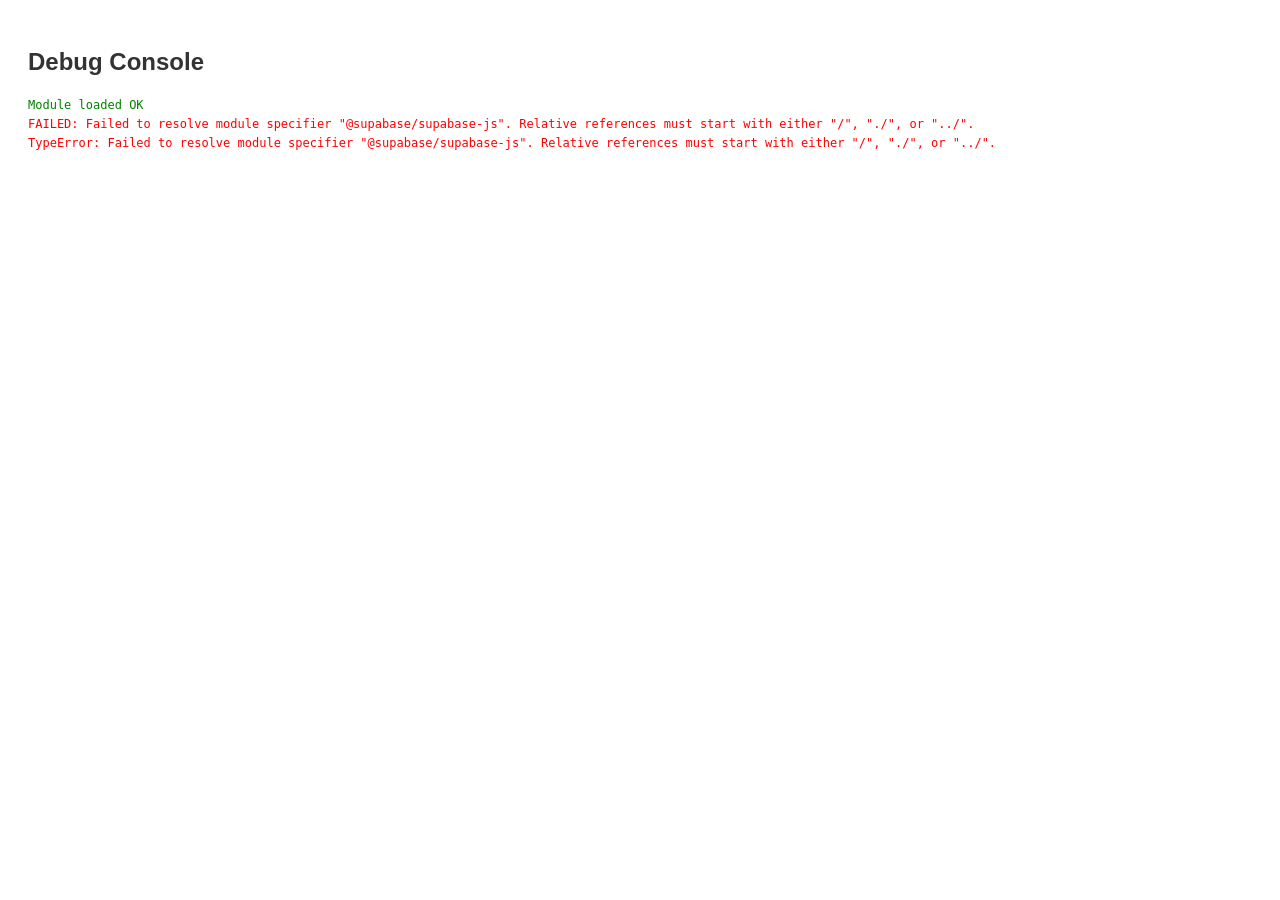
<file: pwa/debug.html>
<!DOCTYPE html>
<html><head><meta charset="UTF-8"><title>Debug</title></head>
<body style="font-family:sans-serif;padding:20px;background:#fff;color:#333;">
<h2>Debug Console</h2>
<div id="log" style="font-family:monospace;font-size:12px;line-height:1.6;"></div>
<script type="module">
const log = (msg, err) => {
    const el = document.createElement('div');
    el.textContent = msg;
    el.style.color = err ? 'red' : 'green';
    document.getElementById('log').appendChild(el);
};
try {
    log('Module loaded OK');
    const m = await import('./js/supabase.js');
    log('supabase.js OK');
    const m2 = await import('./js/ui.js');
    log('ui.js OK');
    const m3 = await import('./js/db.js');
    log('db.js OK');
    const m4 = await import('./js/notes.js');
    log('notes.js OK');
    const m5 = await import('./js/toolbar.js');
    log('toolbar.js OK');
    const m6 = await import('./js/app.js');
    log('app.js OK — all modules loaded!');
} catch(e) {
    log('FAILED: ' + e.message, true);
    log(e.stack, true);
}
</script>
</body></html>
</file>
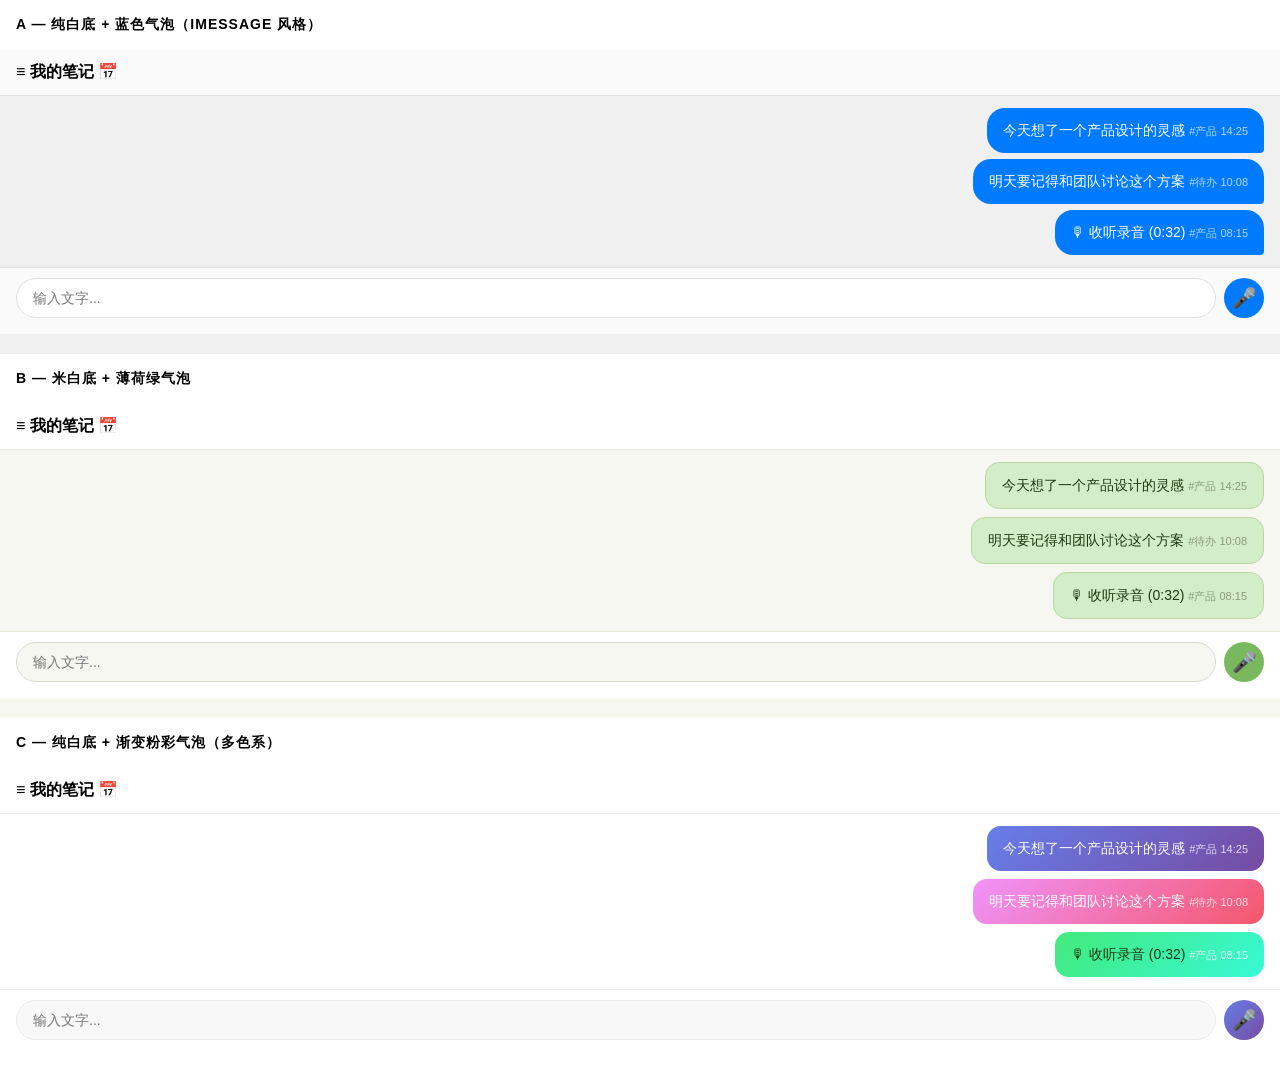
<file: pwa/theme-demo.html>
<!DOCTYPE html>
<html lang="zh-CN">
<head><meta charset="UTF-8"><meta name="viewport" content="width=device-width,initial-scale=1.0">
<title>主题对比</title>
<style>
*{box-sizing:border-box;margin:0;padding:0;}
body{font-family:-apple-system,"PingFang SC","Microsoft YaHei",sans-serif;}
h2{font-size:14px;letter-spacing:1px;text-transform:uppercase;padding:16px;}

/* === A: 纯白底 + 彩色气泡（类似 iMessage） === */
.a{background:#f0f0f0;padding-bottom:20px;}
.a .bar{background:#fafafa;padding:12px 16px;border-bottom:1px solid #e0e0e0;font-weight:600;font-size:16px;display:flex;align-items:center;gap:8px;}
.a .list{display:flex;flex-direction:column;gap:6px;padding:12px 16px;}
.a .bubble{padding:12px 16px;border-radius:18px;max-width:80%;font-size:14px;line-height:1.5;}
.a .bubble.self{align-self:flex-end;background:#007aff;color:#fff;border-bottom-right-radius:4px;}
.a .bubble.self .meta{color:rgba(255,255,255,0.7);}
.a .bubble .meta{font-size:11px;margin-top:4px;}
.a .input{display:flex;gap:8px;padding:10px 16px 16px;background:#fafafa;border-top:1px solid #e0e0e0;}
.a .input input{flex:1;padding:10px 16px;border:1px solid #e0e0e0;border-radius:20px;outline:none;font-size:14px;}
.a .input button{width:40px;height:40px;border-radius:50%;border:none;background:#007aff;color:#fff;font-size:20px;cursor:pointer;}

/* === B: 米白底 + 薄荷绿气泡 === */
.b{background:#f5f7f0;padding-bottom:20px;}
.b .bar{background:#fff;padding:12px 16px;border-bottom:1px solid #e8ecd8;font-weight:600;font-size:16px;display:flex;align-items:center;gap:8px;}
.b .list{display:flex;flex-direction:column;gap:8px;padding:12px 16px;}
.b .bubble{padding:12px 16px;border-radius:14px;max-width:80%;font-size:14px;line-height:1.5;}
.b .bubble.self{align-self:flex-end;background:#d4edc9;color:#1a3a10;border:1px solid #b8d8a0;}
.b .bubble .meta{font-size:11px;color:#8a9a7a;margin-top:4px;}
.b .input{display:flex;gap:8px;padding:10px 16px 16px;background:#fff;border-top:1px solid #e8ecd8;}
.b .input input{flex:1;padding:10px 16px;border:1px solid #d8dcd0;border-radius:20px;outline:none;font-size:14px;background:#f5f7f0;}
.b .input button{width:40px;height:40px;border-radius:50%;border:none;background:#7ab85e;color:#fff;font-size:20px;cursor:pointer;}

/* === C: 纯白底 + 渐变粉彩气泡 === */
.c{background:#fff;padding-bottom:20px;}
.c .bar{background:#fff;padding:12px 16px;border-bottom:1px solid #f0f0f0;font-weight:600;font-size:16px;display:flex;align-items:center;gap:8px;}
.c .list{display:flex;flex-direction:column;gap:8px;padding:12px 16px;}
.c .bubble{padding:12px 16px;border-radius:14px;max-width:80%;font-size:14px;line-height:1.5;}
.c .bubble.type-a{align-self:flex-end;background:linear-gradient(135deg,#667eea,#764ba2);color:#fff;}
.c .bubble.type-b{align-self:flex-end;background:linear-gradient(135deg,#f093fb,#f5576c);color:#fff;}
.c .bubble.type-c{align-self:flex-end;background:linear-gradient(135deg,#4facfe,#00f2fe);color:#fff;}
.c .bubble.type-d{align-self:flex-end;background:linear-gradient(135deg,#43e97b,#38f9d7);color:#1a3a10;}
.c .bubble .meta{font-size:11px;color:rgba(255,255,255,0.8);margin-top:4px;}
.c .input{display:flex;gap:8px;padding:10px 16px 16px;background:#fff;border-top:1px solid #f0f0f0;}
.c .input input{flex:1;padding:10px 16px;border:1px solid #e8e8e8;border-radius:20px;outline:none;font-size:14px;background:#f8f8f8;}
.c .input button{width:40px;height:40px;border-radius:50%;border:none;background:linear-gradient(135deg,#667eea,#764ba2);color:#fff;font-size:20px;cursor:pointer;}
</style>
</head>
<body>

<h2>A — 纯白底 + 蓝色气泡（iMessage 风格）</h2>
<div class="a">
  <div class="bar">≡ 我的笔记 📅</div>
  <div class="list">
    <div class="bubble self">今天想了一个产品设计的灵感 <span class="meta">#产品 14:25</span></div>
    <div class="bubble self">明天要记得和团队讨论这个方案 <span class="meta">#待办 10:08</span></div>
    <div class="bubble self">🎙 收听录音 (0:32) <span class="meta">#产品 08:15</span></div>
  </div>
  <div class="input"><input placeholder="输入文字..."><button>🎤</button></div>
</div>

<h2>B — 米白底 + 薄荷绿气泡</h2>
<div class="b">
  <div class="bar">≡ 我的笔记 📅</div>
  <div class="list">
    <div class="bubble self">今天想了一个产品设计的灵感 <span class="meta">#产品 14:25</span></div>
    <div class="bubble self">明天要记得和团队讨论这个方案 <span class="meta">#待办 10:08</span></div>
    <div class="bubble self">🎙 收听录音 (0:32) <span class="meta">#产品 08:15</span></div>
  </div>
  <div class="input"><input placeholder="输入文字..."><button>🎤</button></div>
</div>

<h2>C — 纯白底 + 渐变粉彩气泡（多色系）</h2>
<div class="c">
  <div class="bar">≡ 我的笔记 📅</div>
  <div class="list">
    <div class="bubble type-a">今天想了一个产品设计的灵感 <span class="meta">#产品 14:25</span></div>
    <div class="bubble type-b">明天要记得和团队讨论这个方案 <span class="meta">#待办 10:08</span></div>
    <div class="bubble type-d">🎙 收听录音 (0:32) <span class="meta">#产品 08:15</span></div>
  </div>
  <div class="input"><input placeholder="输入文字..."><button>🎤</button></div>
</div>

</body>
</html>
</file>
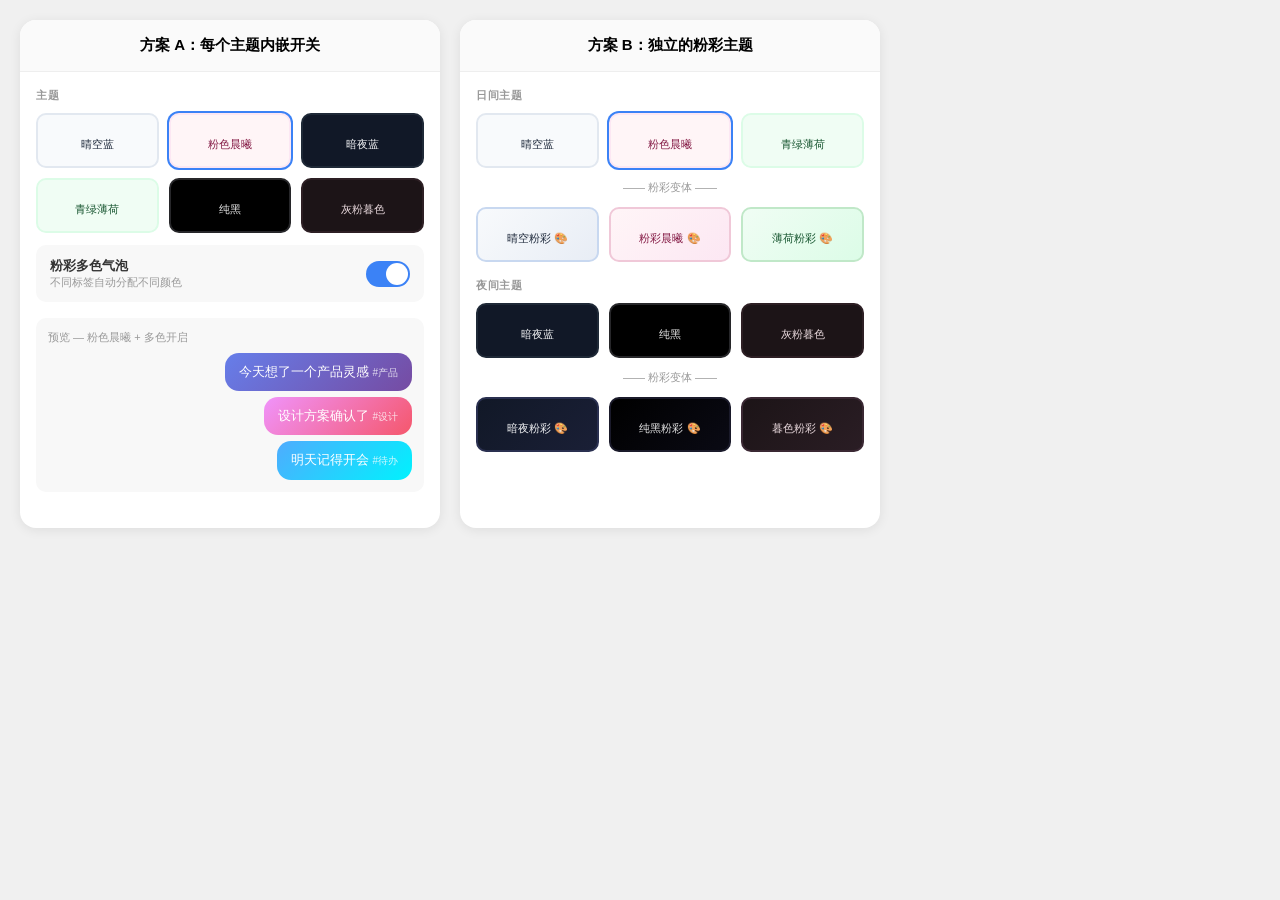
<file: pwa/theme-multicolor-demo.html>
<!DOCTYPE html>
<html lang="zh-CN">
<head><meta charset="UTF-8"><meta name="viewport" content="width=device-width,initial-scale=1.0">
<title>多色模式 — 两种方案对比</title>
<style>
*{box-sizing:border-box;margin:0;padding:0;}
body{font-family:-apple-system,"PingFang SC","Microsoft YaHei",sans-serif;background:#f0f0f0;display:flex;gap:20px;padding:20px;}
.col{flex:1;max-width:420px;background:#fff;border-radius:16px;overflow:hidden;box-shadow:0 2px 12px rgba(0,0,0,0.08);}
.col h2{font-size:15px;padding:16px;border-bottom:1px solid #eee;text-align:center;background:#fafafa;}
.content{padding:16px;}

/* Shared setting styles */
.setting-group{margin-bottom:20px;}
.setting-group h3{font-size:11px;text-transform:uppercase;color:#999;margin-bottom:10px;letter-spacing:0.5px;}
.setting-row{margin-bottom:10px;display:flex;align-items:center;justify-content:space-between;}
.setting-row label{font-size:14px;color:#333;}
.theme-grid{display:grid;grid-template-columns:repeat(3,1fr);gap:10px;margin-bottom:12px;}
.theme-swatch{padding:14px 10px;border-radius:10px;text-align:center;font-size:11px;cursor:pointer;min-height:55px;display:flex;align-items:flex-end;justify-content:center;position:relative;}
.theme-swatch.selected{box-shadow:0 0 0 2px #3b82f6,0 0 0 4px #fff;}
.toggle-row{display:flex;align-items:center;justify-content:space-between;padding:12px 14px;background:#f8f8f8;border-radius:10px;margin-top:10px;}
.toggle-row label{font-size:13px;color:#555;}
.toggle{width:44px;height:26px;background:#ddd;border-radius:13px;position:relative;cursor:pointer;transition:background 0.2s;}
.toggle.on{background:#3b82f6;}
.toggle::after{content:'';position:absolute;width:22px;height:22px;border-radius:50%;background:#fff;top:2px;left:2px;transition:left 0.2s;}
.toggle.on::after{left:20px;}

/* Preview bubbles */
.preview-section{margin-top:16px;padding:12px;border-radius:10px;background:#f8f8f8;}
.preview-label{font-size:11px;color:#999;margin-bottom:8px;}
.bubbles{display:flex;flex-direction:column;gap:6px;}
.bubble{padding:10px 14px;border-radius:14px;font-size:13px;max-width:85%;align-self:flex-end;line-height:1.4;}
.bubble .tag{font-size:10px;opacity:0.8;}
.bubble.blue{background:#007aff;color:#fff;}
.bubble.green{background:#34c759;color:#fff;}
.bubble.purple{background:linear-gradient(135deg,#667eea,#764ba2);color:#fff;}
.bubble.pink{background:linear-gradient(135deg,#f093fb,#f5576c);color:#fff;}
.bubble.teal{background:linear-gradient(135deg,#4facfe,#00f2fe);color:#fff;}
.bubble.mint{background:linear-gradient(135deg,#43e97b,#38f9d7);color:#1a3a10;}
</style>
</head>
<body>

<!-- ============ A: Toggle per theme ============ -->
<div class="col">
  <h2>方案 A：每个主题内嵌开关</h2>
  <div class="content">

    <div class="setting-group">
      <h3>主题</h3>
      <div class="theme-grid">
        <div class="theme-swatch" style="background:#f8fafc;border:2px solid #e2e8f0;color:#1e293b;">晴空蓝</div>
        <div class="theme-swatch selected" style="background:#fff5f7;border:2px solid #fce7f3;color:#831843;">粉色晨曦</div>
        <div class="theme-swatch" style="background:#111827;border:2px solid #1f2937;color:#f3f4f6;">暗夜蓝</div>
        <div class="theme-swatch" style="background:#f0fdf4;border:2px solid #dcfce7;color:#14532d;">青绿薄荷</div>
        <div class="theme-swatch" style="background:#000;border:2px solid #27272a;color:#e5e5e5;">纯黑</div>
        <div class="theme-swatch" style="background:#1c1417;border:2px solid #2d1f24;color:#e8d8dc;">灰粉暮色</div>
      </div>

      <div class="toggle-row">
        <div>
          <div style="font-size:13px;font-weight:600;color:#333;">粉彩多色气泡</div>
          <div style="font-size:11px;color:#999;">不同标签自动分配不同颜色</div>
        </div>
        <div class="toggle on" id="toggle-a"></div>
      </div>

      <div class="preview-section">
        <div class="preview-label">预览 — 粉色晨曦 + 多色开启</div>
        <div class="bubbles">
          <div class="bubble purple">今天想了一个产品灵感 <span class="tag">#产品</span></div>
          <div class="bubble pink">设计方案确认了 <span class="tag">#设计</span></div>
          <div class="bubble teal">明天记得开会 <span class="tag">#待办</span></div>
        </div>
      </div>
    </div>
  </div>
</div>

<!-- ============ B: Separate themes ============ -->
<div class="col">
  <h2>方案 B：独立的粉彩主题</h2>
  <div class="content">

    <div class="setting-group">
      <h3>日间主题</h3>
      <div class="theme-grid">
        <div class="theme-swatch" style="background:#f8fafc;border:2px solid #e2e8f0;color:#1e293b;">晴空蓝</div>
        <div class="theme-swatch selected" style="background:#fff5f7;border:2px solid #fce7f3;color:#831843;">粉色晨曦</div>
        <div class="theme-swatch" style="background:#f0fdf4;border:2px solid #dcfce7;color:#14532d;">青绿薄荷</div>
      </div>
      <div style="margin:12px 0;font-size:11px;color:#999;text-align:center;">—— 粉彩变体 ——</div>
      <div class="theme-grid">
        <div class="theme-swatch" style="background:linear-gradient(135deg,#f8fafc,#e8edf5);border:2px solid #c8d8f0;color:#1e293b;">晴空粉彩 🎨</div>
        <div class="theme-swatch" style="background:linear-gradient(135deg,#fff5f7,#fce7f3);border:2px solid #f0c8d8;color:#831843;">粉彩晨曦 🎨</div>
        <div class="theme-swatch" style="background:linear-gradient(135deg,#f0fdf4,#dcfce7);border:2px solid #c0e8c8;color:#14532d;">薄荷粉彩 🎨</div>
      </div>

      <h3 style="margin-top:16px;">夜间主题</h3>
      <div class="theme-grid">
        <div class="theme-swatch" style="background:#111827;border:2px solid #1f2937;color:#f3f4f6;">暗夜蓝</div>
        <div class="theme-swatch" style="background:#000;border:2px solid #27272a;color:#e5e5e5;">纯黑</div>
        <div class="theme-swatch" style="background:#1c1417;border:2px solid #2d1f24;color:#e8d8dc;">灰粉暮色</div>
      </div>
      <div style="margin:12px 0;font-size:11px;color:#999;text-align:center;">—— 粉彩变体 ——</div>
      <div class="theme-grid">
        <div class="theme-swatch" style="background:linear-gradient(135deg,#111827,#1a1f36);border:2px solid #2a3050;color:#f3f4f6;">暗夜粉彩 🎨</div>
        <div class="theme-swatch" style="background:linear-gradient(135deg,#000,#0a0a14);border:2px solid #1a1a2a;color:#e5e5e5;">纯黑粉彩 🎨</div>
        <div class="theme-swatch" style="background:linear-gradient(135deg,#1c1417,#2a1d24);border:2px solid #3a2833;color:#e8d8dc;">暮色粉彩 🎨</div>
      </div>
    </div>
  </div>
</div>

</body>
</html>
</file>
